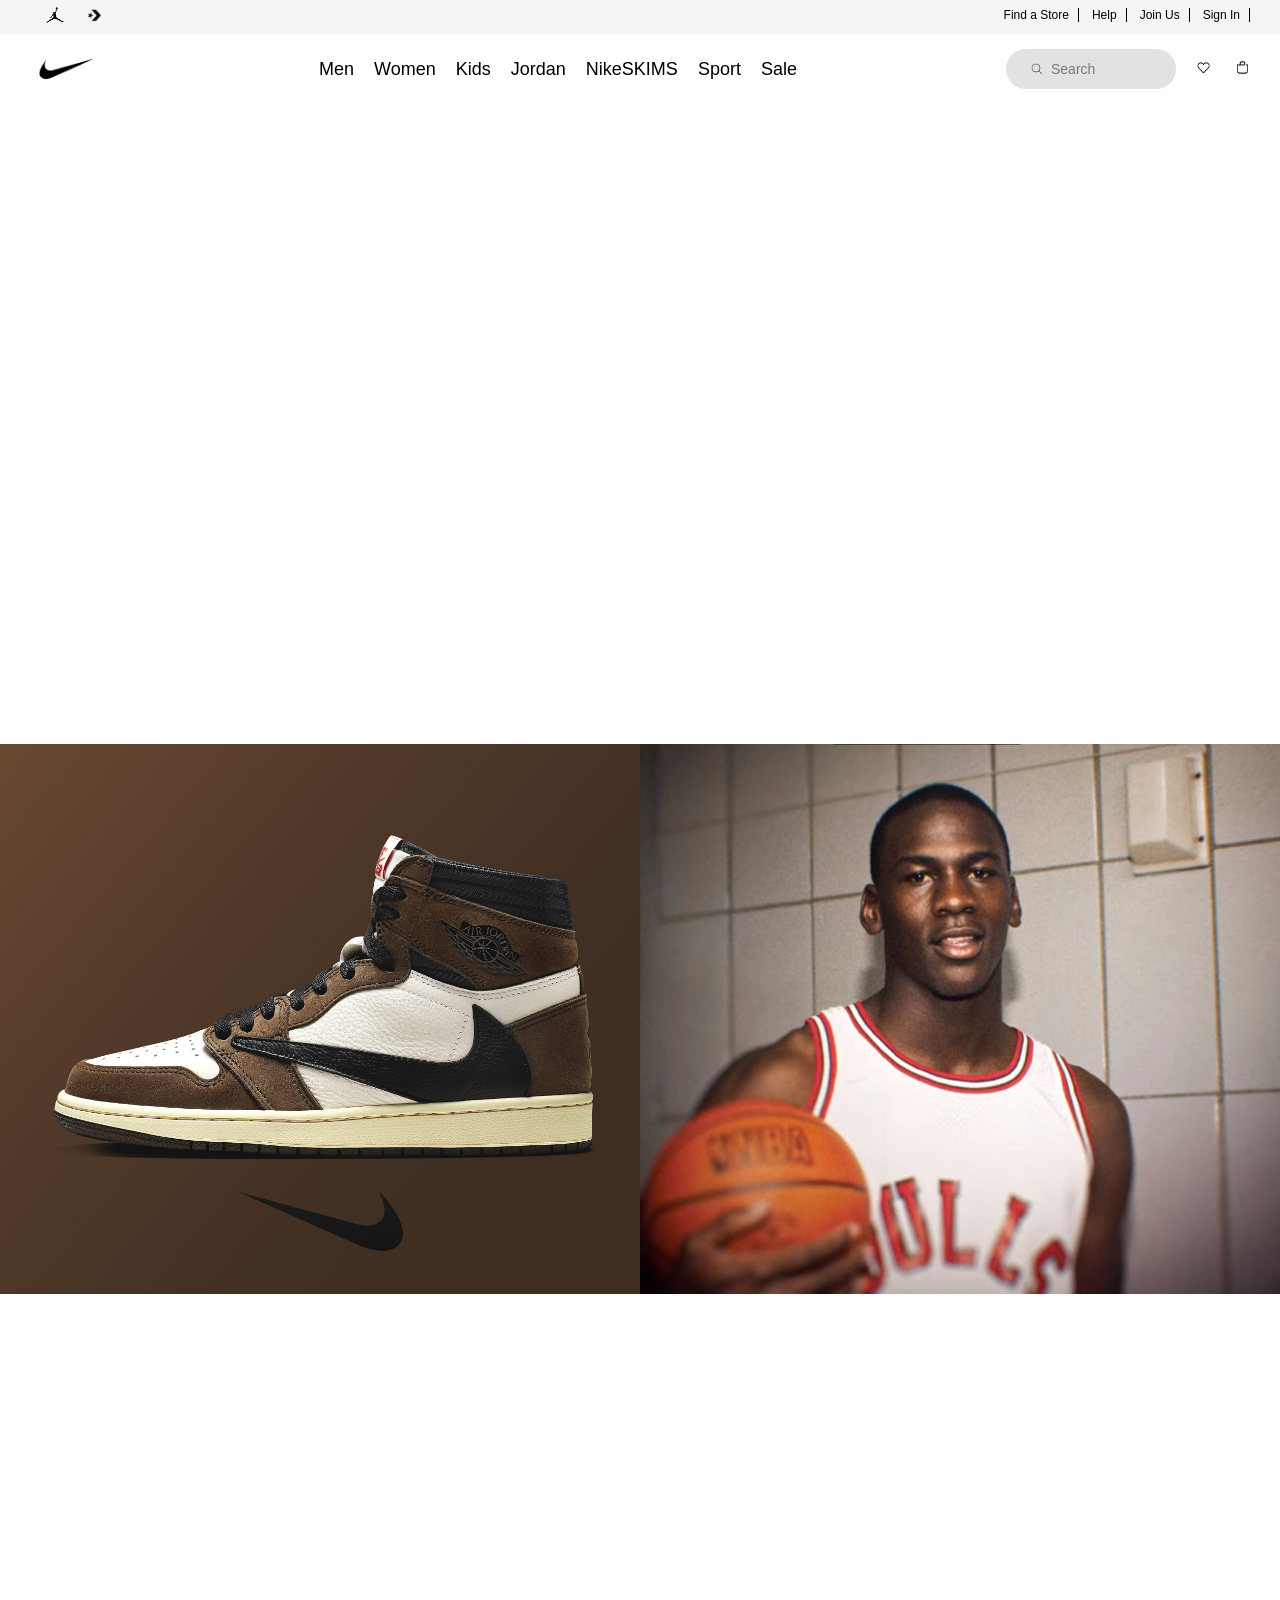
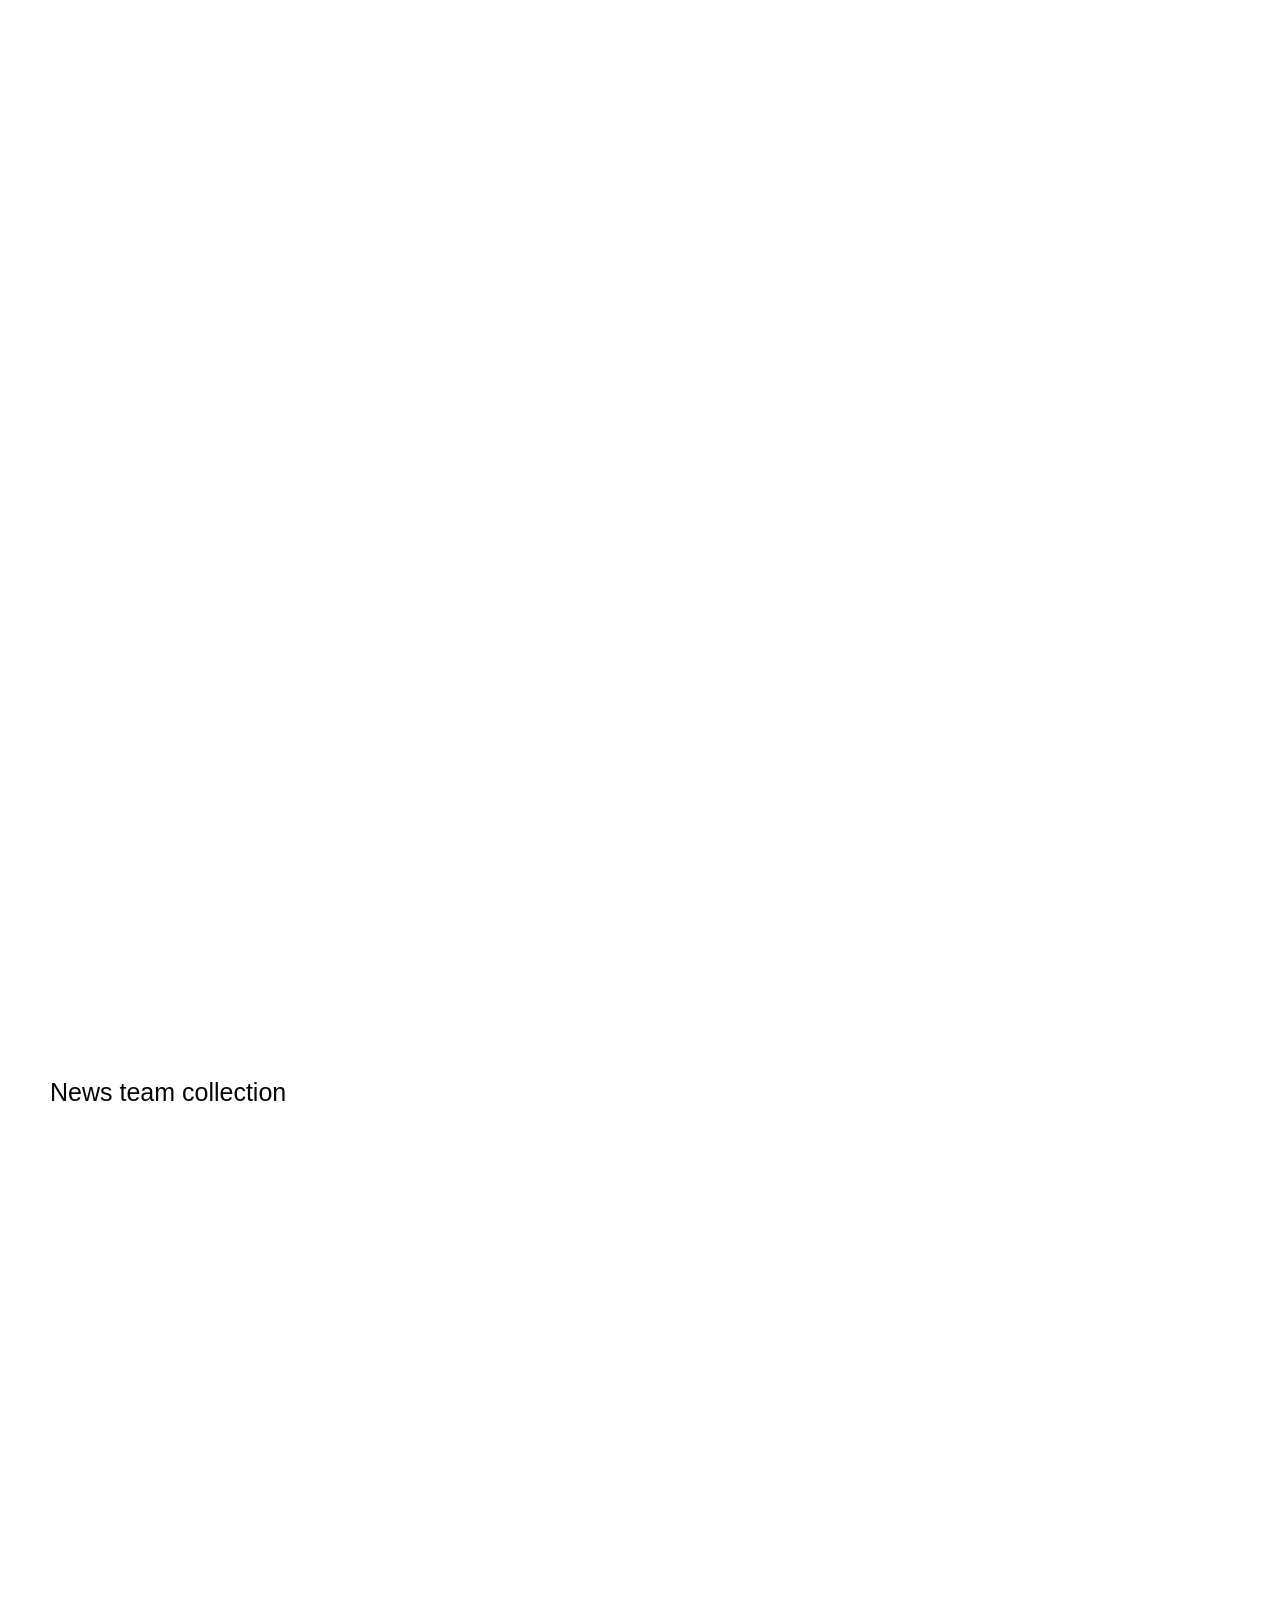
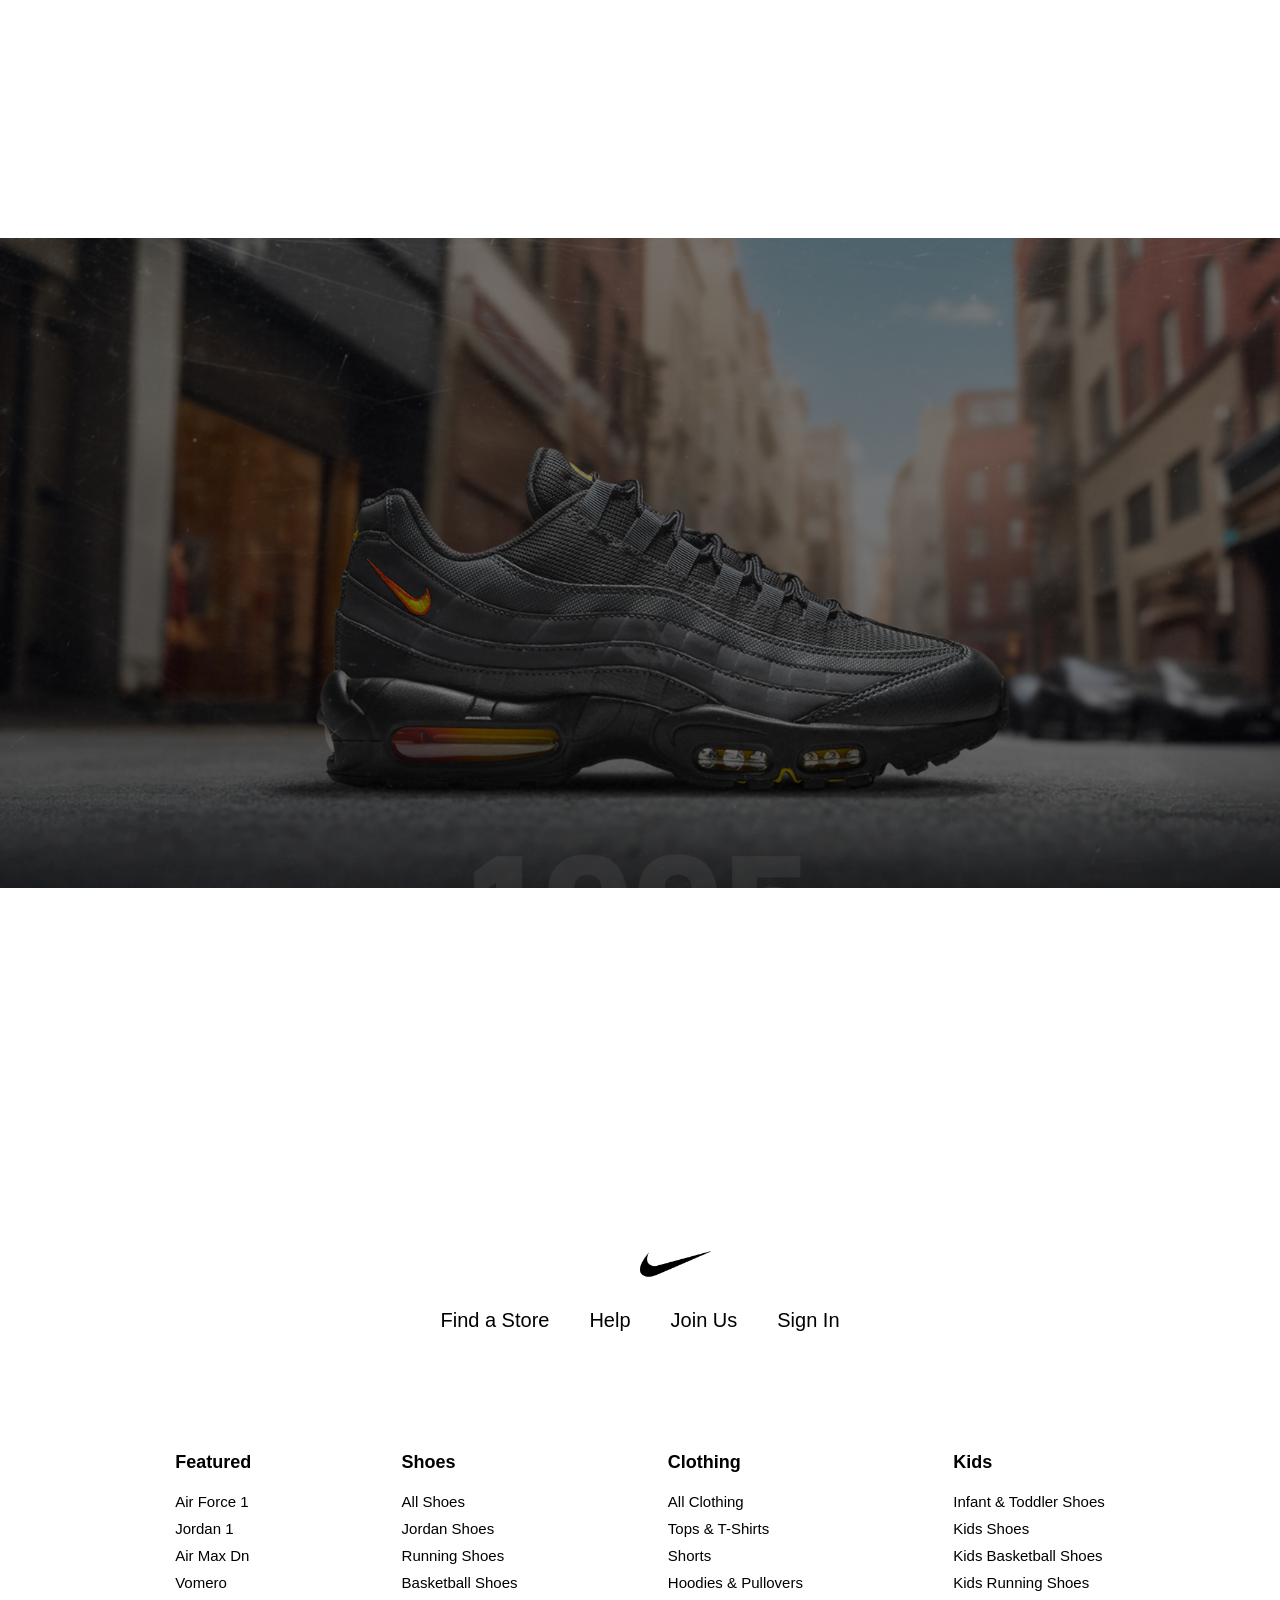
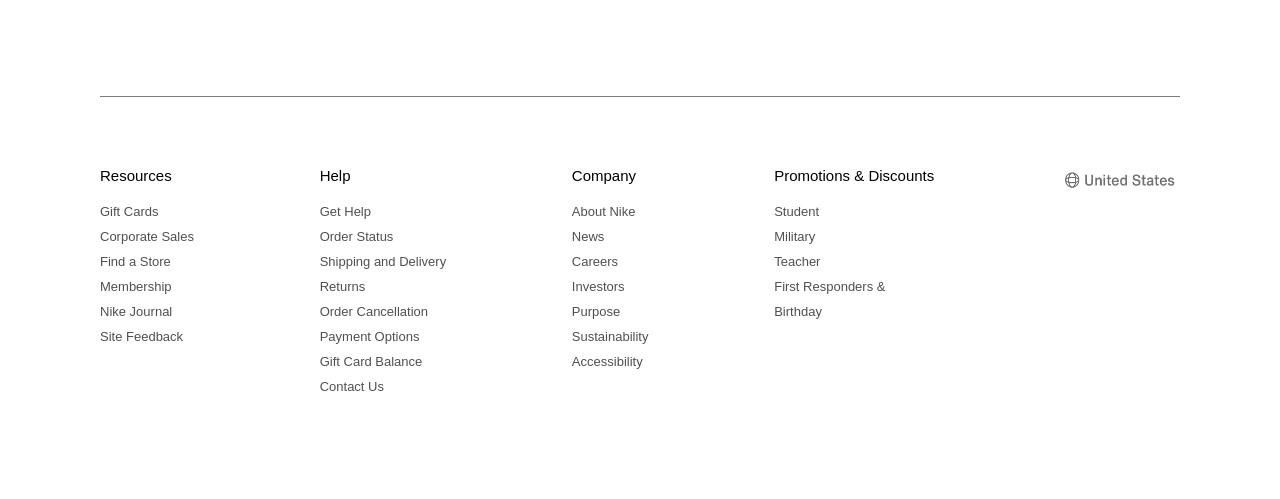
<file: index.html>
<!DOCTYPE html>
<html lang="en">

<head>
    <meta charset="UTF-8">
    <meta name="viewport" content="width=device-width, initial-scale=1.0">
    <title>Document</title>
    <link rel="stylesheet" href="./style.css">
    <link href="https://unpkg.com/aos@2.3.1/dist/aos.css" rel="stylesheet">
</head>

<body>
    <header>
        <div class="divhedG1">
            <div class="divhed2">
                <img class="imgG" src="./air-jordan-logo-png-transparent.png" alt="">
                <img class="imgG" src="./Снимок экрана 2026-05-23 в 16.04.05.png" alt="">
            </div>
            <div class="divhed3">
                <a href="">Find a Store</a>
                <a href="">Help</a>
                <a href="">Join Us</a>
                <a href="">Sign In</a>
            </div>
        </div>
        <div class="divhedG2">
            <img class="imgG2" src="./nike-4-logo.png" alt="">
            <aside>
                <a class="a1" href="./menShop.html">Men</a>
                <a class="a2" href="./womenShop.html">Women</a>
                <a class="a3" href="">Kids</a>
                <a class="a4" href="">Jordan</a>
                <a class="a5" href="">NikeSKIMS</a>
                <a class="a6" href="">Sport</a>
                <a class="a7" href="">Sale</a>
            </aside>
            <aside>
                <div class="divASIDE">
                    <img src="./free-search-icon-2903-thumb.png" alt="">
                    <input type="search" placeholder="Search">
                </div>
                <div class="divASIDE2">
                    <img class="imgs1" src="./Снимок экрана 2026-05-23 в 16.01.32.png" alt="">
                    <img class="imgs2" src="./Снимок экрана 2026-05-23 в 16.01.58.png" alt="">
                </div>
            </aside>
        </div>
    </header>

    <main>
        <section class="section1">
            <video class="sek1" autoplay loop src="./telegram-cloud-document-2-5240354842697837106.mp4"></video>
            <video muted autoplay loop class="sek2" src="./1.mp4"></video>
            <div data-aos="zoom-in"
                 data-aos-delay="1500"
                 data-aos-duration="1000" class="div1" class="div1">
                <h1>SAME WORKHORSE NEWS WINGS</h1>
                <P>Explore The Power Of Pegasus 42 With 2000M WORLD
                    Rekord
                </P>
                <a class="button" href="./menShop.html">Shop</a>
            </div>
        </section>

        <section class="section2">
            <article class="article1">
                <div data-aos="fade-right"
                     data-aos-delay="200"
                     data-aos-duration="700">
                    <h1>A'Two"Still Loading"</h1>
                    <b>Perform on Air</b>
                    <a class="button" href="./menShop.html">Shop</a>
                </div>
            </article>
            <article class="article2">
                <div data-aos="fade-right"
                     data-aos-delay="400"
                     data-aos-duration="700">
                   
                    <h1>A'Two"Still Loading"</h1>
                    <b>Perform on Air</b>
                    <a class="button" href="./womenShop.html">Shop</a>
                </div>
            </article>
        </section> 

        <section class="section3">
            <article data-aos="fade-right"
                     data-aos-delay="100"
                     data-aos-duration="300" class="article1">
                <button>Shop Footboll</button>
            </article>
            <article data-aos="fade-right"
                     data-aos-delay="300"
                     data-aos-duration="300" class="article2">
                <button>Shop Jordan Basketboll</button>
            </article>
            <article data-aos="fade-right"
                     data-aos-delay="500"
                     data-aos-duration="300" class="article3">
                <button>Shop MLB City Connect</button>
            </article>
        </section>

        <section class="section4">
            <video class="sek1" autoplay loop src="./telegram-cloud-document-2-5238103042884151942.mp4"></video>
            <video class="sek2" autoplay loop src="./telegram-cloud-document-2-5240354842697836966.mp4"></video>
            <h1 data-aos="fade-right"
                data-aos-delay="200"
                data-aos-duration="500">Explore Nike Soccer</h1>
        </section>

        <section class="section5">
            <b class="h111">News team collection</b>
            <div class="red">
                <div data-aos="fade-right"
                     data-aos-delay="300"
                     data-aos-duration="500" class="div1">
                    <h1>United State</h1>
                </div>
                <div data-aos="fade-right"
                     data-aos-delay="600"
                     data-aos-duration="500" class="div2">
                    <h1>France</h1>
                </div>
                <div data-aos="fade-right"
                     data-aos-delay="900"
                     data-aos-duration="500" class="div3">
                    <h1>Brasil</h1>
                </div>
                <div data-aos="fade-right"
                     data-aos-delay="1200"
                     data-aos-duration="500" class="div4">
                    <h1>England</h1>
                </div>
                <div data-aos="fade-right"
                     data-aos-delay="1500"
                     data-aos-duration="500" class="div5">
                    <h1>Korea</h1>
                </div>
            </div>
        </section>

        <section class="section6">
            <article data-aos="fade-right"
                     data-aos-delay="300"
                     data-aos-duration="500">
                <b>The Waitis over</b>
                <p>Air Jordan 4' Toro Bravo Return on 5.30</p>
                <a class="button" href="">Explore</a>
            </article>
        </section>

        <section class="section7">
            <div class="div1">
                <div  data-aos="zoom-in"
                      data-aos-delay="150"
                      data-aos-duration="500" class="div1">
                    <img src="./Снимок экрана 2026-05-27 в 20.36.48.png" alt="">
                    <h1>Air Jordan 1</h1>
                </div>
                <div  data-aos="zoom-in"
                      data-aos-delay="300"
                      data-aos-duration="500">
                    <img src="./Снимок экрана 2026-05-27 в 20.40.24.png" alt="">
                    <h1>Air Max</h1>
                </div>
                <div  data-aos="zoom-in"
                      data-aos-delay="450"
                      data-aos-duration="500" class="div3">
                    <img class="img3" src="./Снимок экрана 2026-05-27 в 20.08.16.png" alt="">
                    <h1>Graphic Tees</h1>
                </div>
                <div  data-aos="zoom-in"
                      data-aos-delay="600"
                      data-aos-duration="500">
                    <img src="./Снимок экрана 2026-05-27 в 20.25.26.png" alt="">
                    <h1>Dunk</h1>
                </div>
                <div  data-aos="zoom-in"
                      data-aos-delay="750"
                      data-aos-duration="500" class="div5">
                    <img src="./Снимок экрана 2026-05-27 в 21.37.51.png" alt="">
                    <h1>24.7 Collection</h1>
                </div>
                <div  data-aos="zoom-in"
                      data-aos-delay="900"
                      data-aos-duration="500" class="div6">
                    <img class="img6" src="./Снимок экрана 2026-05-27 в 20.08.24.png" alt="">
                    <h1>Vomero 5</h1>
                </div>
                <div  data-aos="zoom-in"
                      data-aos-delay="1050"
                      data-aos-duration="500">
                    <img src="./Снимок экрана 2026-05-27 в 20.06.38.png" alt="">
                    <h1>Rejuven8</h1>
                </div>
                <div  data-aos="zoom-in"
                      data-aos-delay="1200"
                      data-aos-duration="500" class="div8">
                    <img src="./Снимок экрана 2026-05-27 в 20.06.48.png" alt="">
                    <h1>Air Force 1</h1>
                </div>
            </div>
            <div class="div2">
                <div data-aos="zoom-in"
                      data-aos-delay="1350"
                      data-aos-duration="500" class="div1">
                    <img src="./Снимок экрана 2026-05-27 в 21.38.08.png" alt="">
                    <h1>Air Jordan 1</h1>
                </div>
                <div data-aos="zoom-in"
                      data-aos-delay="1500"
                      data-aos-duration="500" class="div2">
                    <img src="./Снимок экрана 2026-05-27 в 21.37.51.png" alt="">
                    <h1>Air Max</h1>
                </div>
                <div data-aos="zoom-in"
                      data-aos-delay="1650"
                      data-aos-duration="500" class="div3" class="div3">
                    <img class="img3" src="./Снимок экрана 2026-05-27 в 21.38.17.png" alt="">
                    <h1>Graphic Tees</h1>
                </div>
                <div data-aos="zoom-in"
                      data-aos-delay="1800"
                      data-aos-duration="500" class="div4">
                    <img src="./Снимок экрана 2026-05-27 в 21.38.30.png" alt="">
                    <h1>Dunk</h1>
                </div>
                <div data-aos="zoom-in"
                      data-aos-delay="1950"
                      data-aos-duration="500" class="div5">
                    <img src="./Снимок экрана 2026-06-02 в 13.08.08.png" alt="">
                    <h1>24.7 Collection</h1>
                </div>
                <div data-aos="zoom-in"
                      data-aos-delay="2100"
                      data-aos-duration="500" class="div6">
                    <img class="img6" src="./Снимок экрана 2026-05-27 в 21.52.55.png" alt="">
                    <h1>Vomero 5</h1>
                </div>
                <div data-aos="zoom-in"
                      data-aos-delay="2250"
                      data-aos-duration="500" class="div7">
                    <img src="./Снимок экрана 2026-05-27 в 21.53.06.png" alt="">
                    <h1>Rejuven8</h1>
                </div>
                <div data-aos="zoom-in"
                     data-aos-delay="2400"
                      data-aos-duration="500" class="div8">
                    <img src="./Снимок экрана 2026-05-27 в 21.38.00.png" alt="">
                    <h1>Air Force 1</h1>
                </div>
            </div>
        </section>

        <section class="section8">
            <img src="./nike-4-logo.png" alt="">
            <div>
                <a href="">Find a Store</a>
                <a href="">Help</a>
                <a href="">Join Us</a>
                <a href="">Sign In</a>
            </div>
        </section>
    </main>


    <footer>
        <div class="divf">
            <div class="divf1">
                <b>Featured</b>
                <a href="">Air Force 1</a>
                <a href="">Jordan 1</a>
                <a href="">Air Max Dn</a>
                <a href="">Vomero</a>
            </div>

            <div class="divf1">
                <b>Shoes</b>
                <a href="">All Shoes</a>
                <a href="">Jordan Shoes</a>
                <a href="">Running Shoes</a>
                <a href="">Basketball Shoes</a>
            </div>

            <div class="divf1">
                <b>Clothing</b>
                <a href="">All Clothing</a>
                <a href="">Tops & T-Shirts</a>
                <a href="">Shorts</a>
                <a href="">Hoodies & Pullovers</a>
            </div>

            <div class="divf1">
                <b>Kids</b>
                <a href="">Infant & Toddler Shoes</a>
                <a href="">Kids Shoes</a>
                <a href="">Kids Basketball Shoes</a>
                <a href="">Kids Running Shoes</a>
            </div>
        </div>

        <div class="divf2">
            <div class="divf11">
                <b>Resources</b>
                <a href="">Gift Cards</a>
                <a href="">Corporate Sales</a>
                <a href="">Find a Store</a>
                <a href="">Membership</a>
                <a href="">Nike Journal</a>
                <a href="">Site Feedback</a>
            </div>

            <div class="divf1">
                <b>Help</b>
                <a href="">Get Help</a>
                <a href="">Order Status</a>
                <a href="">Shipping and Delivery</a>
                <a href="">Returns</a>
                <a href="">Order Cancellation</a>
                <a href="">Payment Options</a>
                <a href="">Gift Card Balance</a>
                <a href="">Contact Us</a>
            </div>

            <div class="divf1">
                <b>Company</b>
                <a href="">About Nike</a>
                <a href="">News</a>
                <a href="">Careers</a>
                <a href="">Investors</a>
                <a href="">Purpose</a>
                <a href="">Sustainability</a>
                <a href="">Accessibility</a>
            </div>

            <div class="divf1">
                <b>Promotions & Discounts</b>
                <a href="">Student</a>
                <a href="">Military</a>
                <a href="">Teacher</a>
                <a href="">First Responders &</a>
                <a href="">Birthday</a>
            </div>
            <img src="./Снимок экрана 2026-05-28 в 18.46.33.png" alt="">
        </div>


    </footer>
    <script src="https://unpkg.com/aos@2.3.1/dist/aos.js"></script>
    <script>
        AOS.init();
    </script>
</body>

</html>
</file>
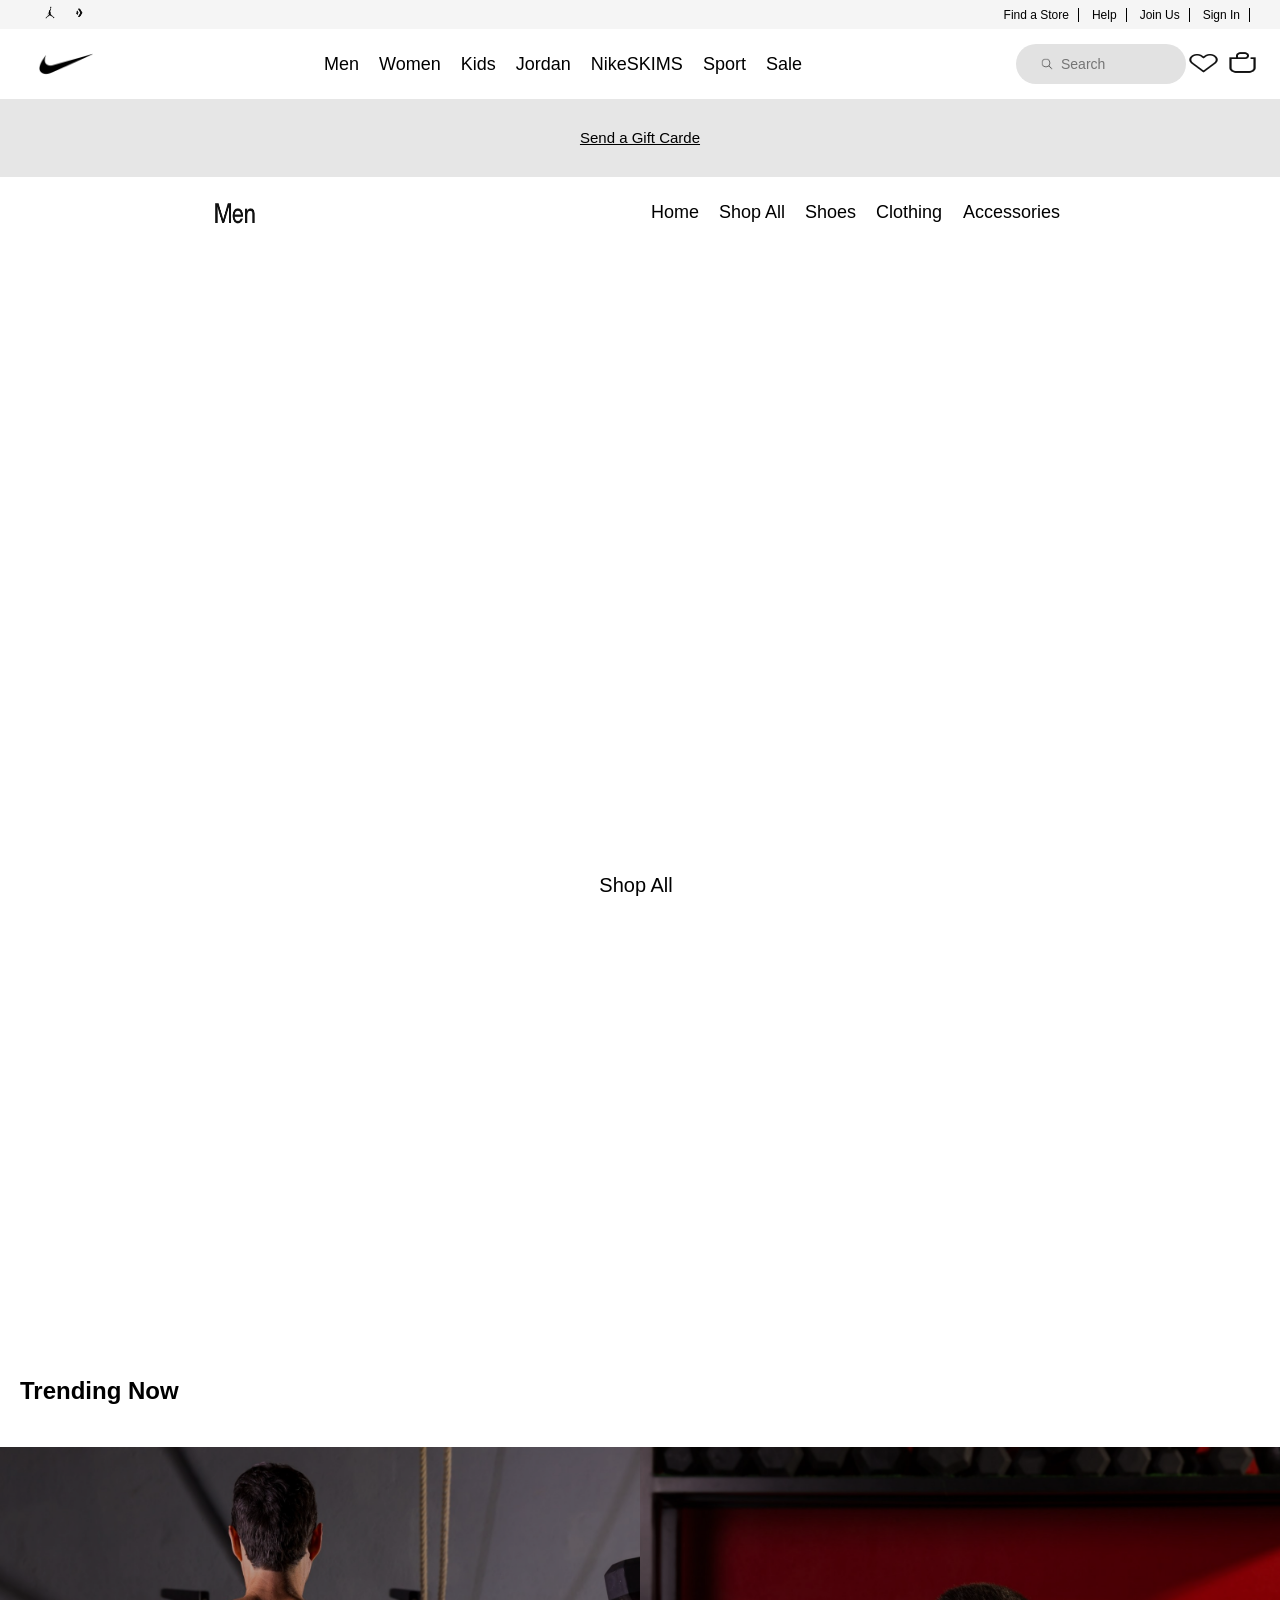
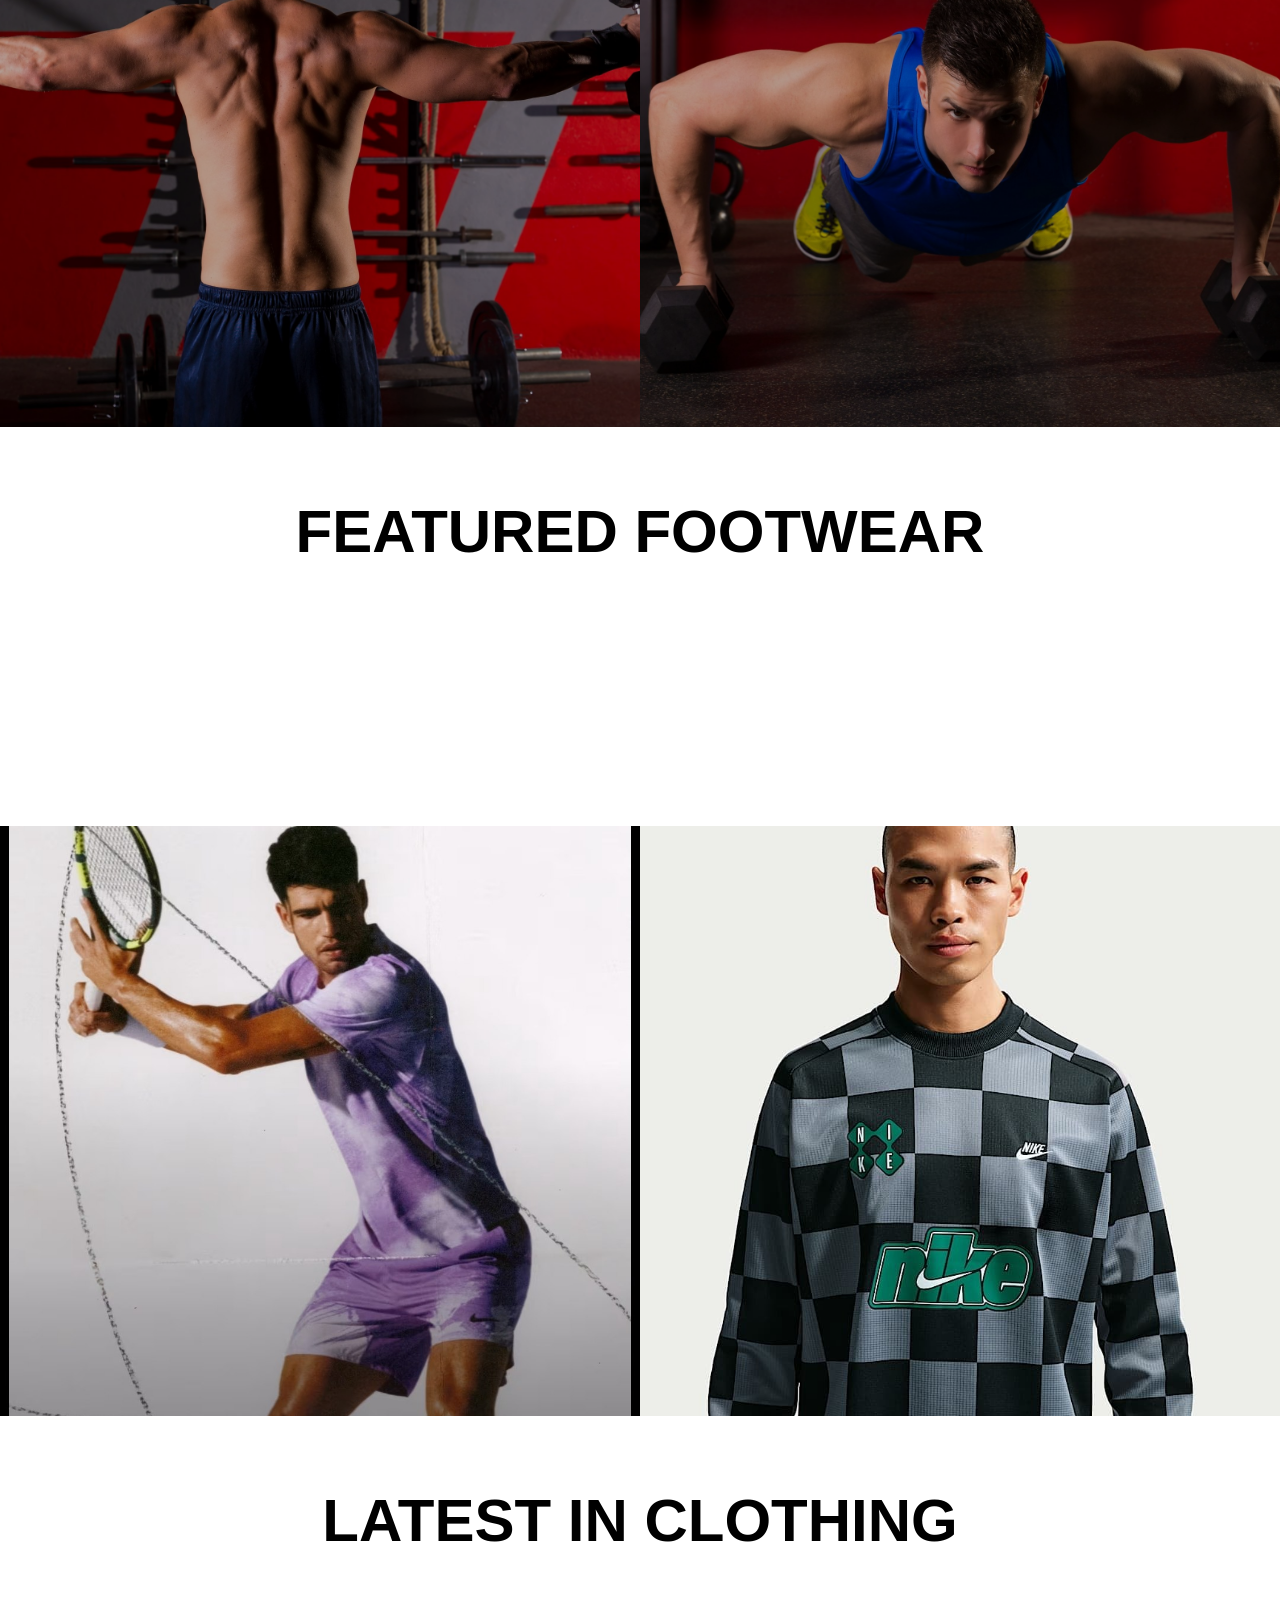
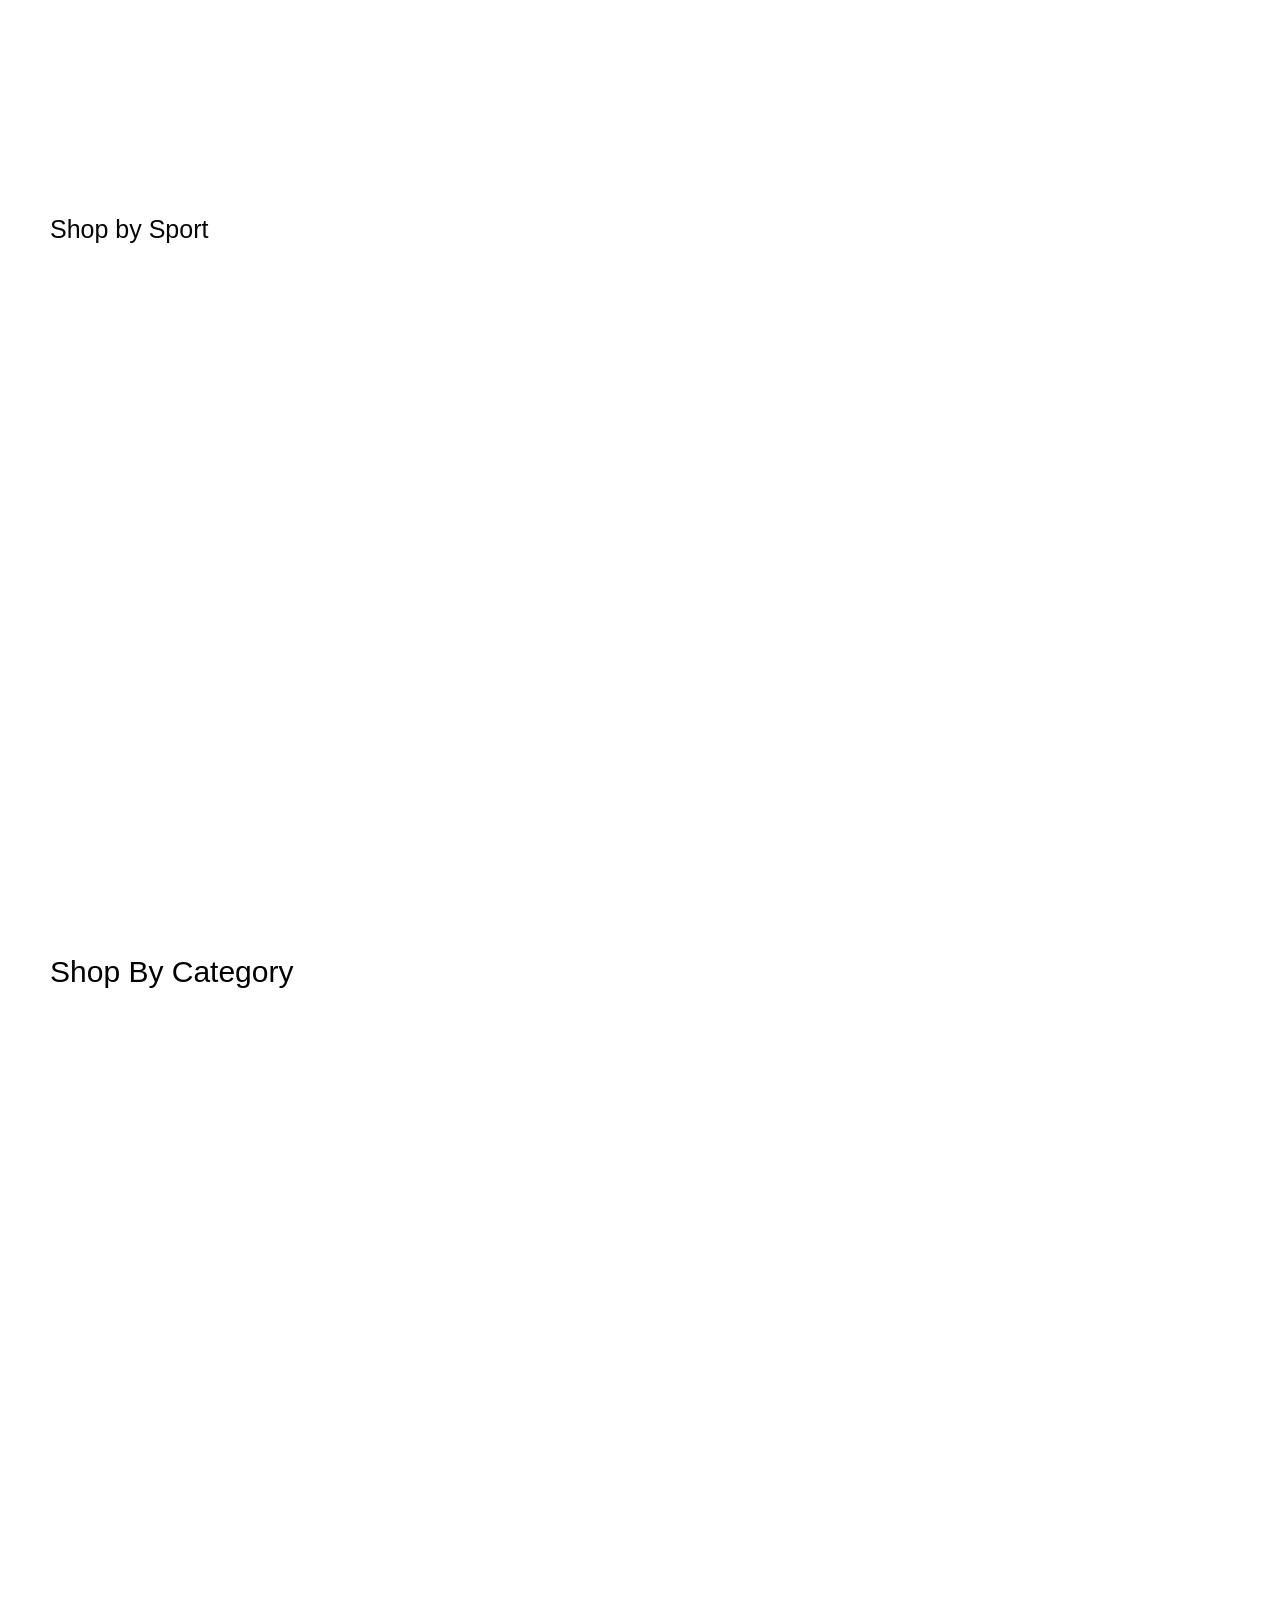
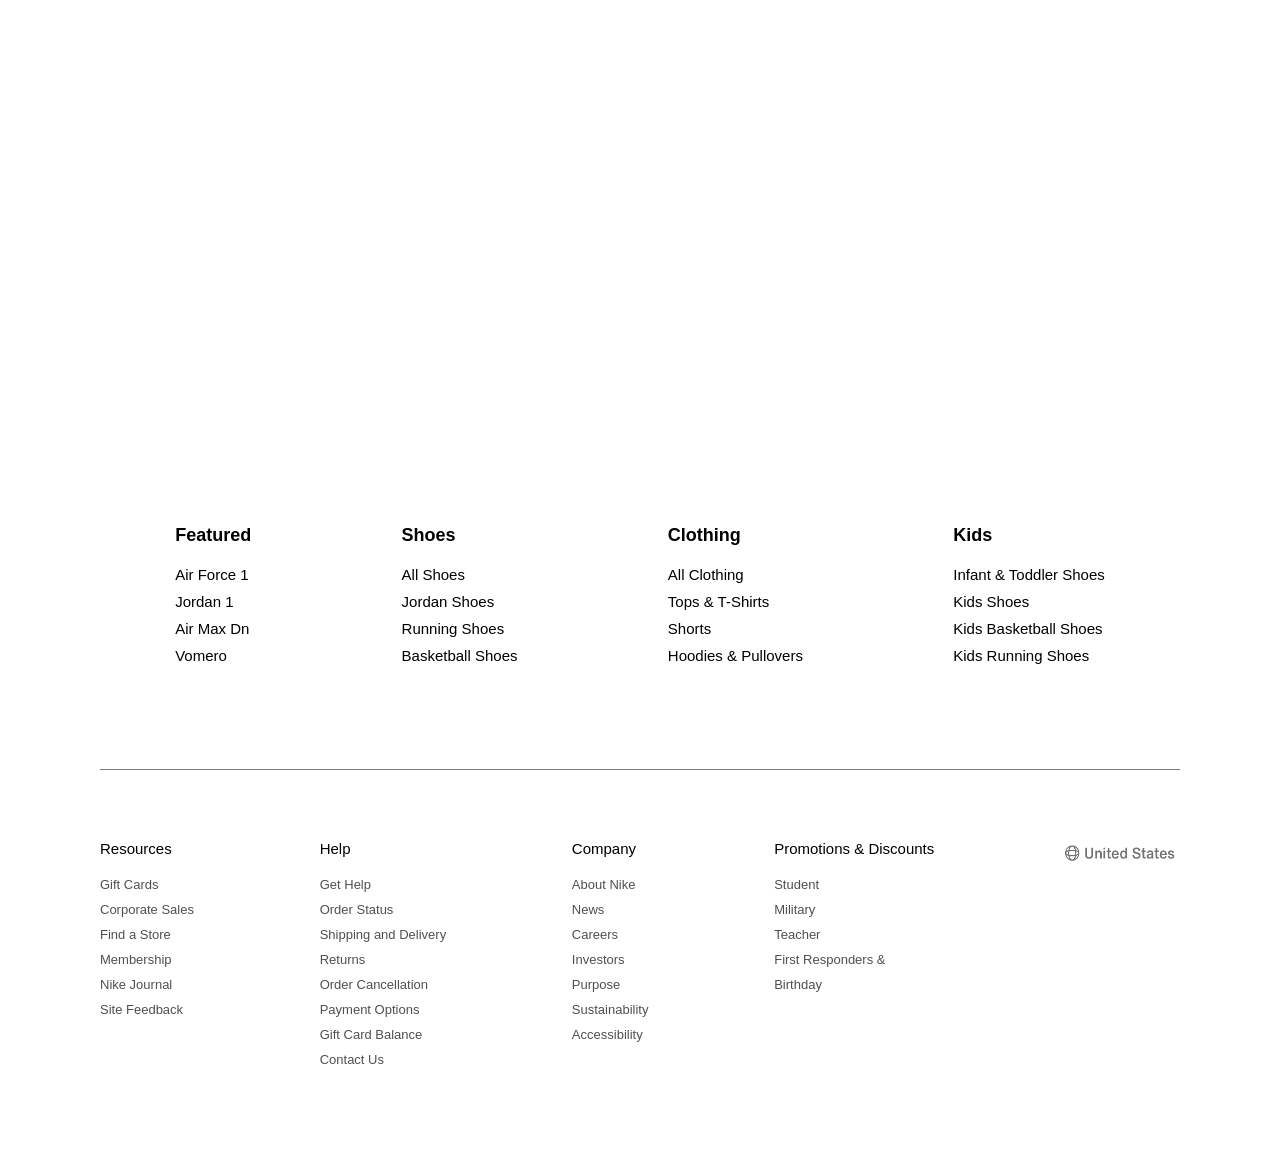
<file: menShop.html>
<!DOCTYPE html>
<html lang="en">

<head>
    <meta charset="UTF-8">
    <meta name="viewport" content="width=device-width, initial-scale=1.0">
    <title>Document</title>
    <link rel="stylesheet" href="./menShop.css">
    <link href="https://unpkg.com/aos@2.3.1/dist/aos.css" rel="stylesheet">
</head>

<body>
    <header class="header2">
        <div class="divhedG1">
            <div class="divhed2">
                <img class="imgG" src="./air-jordan-logo-png-transparent.png" alt="">
                <img class="imgG" src="./Снимок экрана 2026-05-23 в 16.04.05.png" alt="">
            </div>
            <div class="divhed3">
                <a href="">Find a Store</a>
                <a href="">Help</a>
                <a href="">Join Us</a>
                <a href="">Sign In</a>
            </div>
        </div>
        <div class="divhedG2">
            <img class="imgG2" src="./nike-4-logo.png" alt="">
            <aside>
                <a class="a1" href="">Men</a>
                <a class="a2" href="./womenShop.html">Women</a>
                <a class="a3" href="">Kids</a>
                <a class="a4" href="">Jordan</a>
                <a class="a5" href="">NikeSKIMS</a>
                <a class="a6" href="">Sport</a>
                <a class="a7" href="">Sale</a>
            </aside>
            <aside>
                <div class="divASIDE">
                    <img src="./free-search-icon-2903-thumb.png" alt="">
                    <input type="search" placeholder="Search">
                </div>
                <div class="divASIDE2">
                    <img class="imgs1" src="./Снимок экрана 2026-05-23 в 16.01.32.png" alt="">
                    <img class="imgs2" src="./Снимок экрана 2026-05-23 в 16.01.58.png" alt="">
                </div>
            </aside>
        </div>
        <div class="divhedG11">
            <div class="divhed33">
                <a href="">Send a Gift Carde</a>
            </div>
        </div>
        <div class="divhedG22">
            <img class="imgG22" src="./Снимок экрана 2026-05-27 в 18.18.21.png" alt="">
            <aside>
                <a class="a1" href="./index.html">Home</a>
                <a class="a2" href="">Shop All</a>
                <a class="a3" href="">Shoes</a>
                <a class="a4" href="">Clothing</a>
                <a class="a5" href="">Accessories</a>
            </aside>
        </div>
    </header>

    <section class="section11">
        <video class="sek1" autoplay loop src="./telegram-cloud-document-2-5242701698727712021.mp4"></video>
        <video muted autoplay loop class="sek2" src="./telegram-cloud-document-2-5242701698727712026.mp4"></video>
        <div data-aos="zoom-in"
             data-aos-delay="1500"
             data-aos-duration="1000" class="div11">
            <h1>SAME WORKHORSE NEWS WINGS</h1>
            <P>Explore The Power Of Pegasus 42 With 2000M WORLD
                Rekord
            </P>
            <a class="button2" href="./index.html">Shop All</a>
        </div>
    </section>

    <section class="section55">
        <div class="redd">
            <div data-aos="fade-right"
                 data-aos-delay="500"
                 data-aos-duration="500" class="div11">
                <h1>News Arrivals</h1>
            </div>
            <div data-aos="fade-right"
                 data-aos-delay="750"
                 data-aos-duration="500" class="div44">
                <h1>Best Sellers</h1>
            </div>
            <div data-aos="fade-right"
                 data-aos-delay="1000"
                 data-aos-duration="500" class="div55">
                <h1>Latest Drops</h1>
            </div>
        </div>
    </section>

    <section class="section22">
        <h1>Trending Now</h1>
        <article class="article1">
            <div data-aos="zoom-in"
                 data-aos-delay="300"
                 data-aos-duration="1000">
                <h1>A'Two"Still Loading"</h1>
                <b>Perform on Air</b>
                <a class="button" href="./index.html">Shop</a>
            </div>
        </article>
        <article class="article2">
            <div data-aos="zoom-in"
                 data-aos-delay="600"
                 data-aos-duration="1000">
                <h1>A'Two"Still Loading"</h1>
                <b>Perform on Air</b>
                <a class="button" href="./womenShop.html">Shop</a>
            </div>
        </article>
    </section>

    <section class="section77">
        <b>FEATURED FOOTWEAR</b>
        <div class="divkros">
            <div data-aos="zoom-in"
                 data-aos-delay="150"
                 data-aos-duration="1000" class="div1">
                <img src="./Снимок экрана 2026-05-27 в 21.52.55.png" alt="">
                <h1>All Shoes</h1>
            </div>
            <div data-aos="zoom-in"
                 data-aos-delay="300"
                 data-aos-duration="1000" class="div2">
                <img src="./Снимок экрана 2026-05-28 в 19.24.17.png" alt="">
                <h1>Basketball</h1>
            </div>
            <div data-aos="zoom-in"
                 data-aos-delay="450"
                 data-aos-duration="1000" class="div3">
                <img src="./Снимок экрана 2026-05-28 в 19.24.30.png" alt="">
                <h1>Jordan</h1>
            </div>
            <div data-aos="zoom-in"
                 data-aos-delay="600"
                 data-aos-duration="1000" class="div4">
                <img src="./Снимок экрана 2026-05-27 в 20.40.24.png" alt="">
                <h1>Lifestyle</h1>
            </div>
            <div data-aos="zoom-in"
                 data-aos-delay="750"
                 data-aos-duration="1000" class="div5">
                <img src="./Снимок экрана 2026-05-28 в 19.24.43.png" alt="">
                <h1>Running</h1>
            </div>
            <div data-aos="zoom-in"
                 data-aos-delay="900"
                 data-aos-duration="1000" class="div6">
                <img src="./Снимок экрана 2026-05-28 в 19.24.51.png" alt="">
                <h1>Soccer</h1>
            </div>
            <div data-aos="zoom-in"
                 data-aos-delay="1050"
                 data-aos-duration="1000" class="div7">
                <img src="Снимок экрана 2026-05-27 в 20.25.26.png" alt="">
                <h1>ACG</h1>
            </div>
            <div data-aos="zoom-in"
                 data-aos-delay="1200"
                 data-aos-duration="1000" class="div8">
                <img src="Снимок экрана 2026-05-27 в 21.37.51.png" alt="">
                <h1>Custom Shoes</h1>
            </div>
        </div>
    </section>

    <section class="section33">
        <article class="article1">
            <div data-aos="zoom-in"
                 data-aos-delay="300"
                 data-aos-duration="1000" >
                <h1>A'Two"Still Loading"</h1>
                <b>Perform on Air</b>
                <a class="button" href="">Shop</a>
            </div>
        </article>
        <article class="article2">
            <div data-aos="zoom-in"
                 data-aos-delay="300"
                 data-aos-duration="1000" >
                <h1>A'Two"Still Loading"</h1>
                <b>Perform on Air</b>
                <a class="button" href="">Shop</a>
            </div>
        </article>
    </section>


    <section class="section77">
        <b>LATEST IN CLOTHING</b>
        <div class="divkros">
            <div data-aos="zoom-in"
                 data-aos-delay="150"
                 data-aos-duration="1000" class="div1">
                <img class="imgo" src="Снимок экрана 2026-05-28 в 21.38.00.png" alt="">
                <h1>All Clothing</h1>
            </div>
            <div data-aos="zoom-in"
                 data-aos-delay="300"
                 data-aos-duration="1000" class="div2">
                <img class="imgo" src="./Снимок экрана 2026-05-28 в 21.38.09.png" alt="">
                <h1> & Sweatshirts</h1>
            </div>
            <div data-aos="zoom-in"
                 data-aos-delay="450"
                 data-aos-duration="1000" class="div3">
                <img class="imgo" src="./Снимок экрана 2026-05-28 в 21.38.14.png" alt="">
                <h1>Jackets & Vests</h1>
            </div>
            <div data-aos="zoom-in"
                 data-aos-delay="600"
                 data-aos-duration="1000" class="div4">
                <img class="imgo" src="./Снимок экрана 2026-05-28 в 21.38.23.png" alt="">
                <h1>ACG</h1>
            </div>
            <div data-aos="zoom-in"
                 data-aos-delay="750"
                 data-aos-duration="1000" class="div5">
                <img class="imgo" src="./Снимок экрана 2026-05-28 в 21.38.31.png" alt="">
                <h1>Pants</h1>
            </div>
            <div data-aos="zoom-in"
                 data-aos-delay="900"
                 data-aos-duration="1000" class="div6">
                <img class="imgo" src="./Снимок экрана 2026-05-28 в 21.38.36.png" alt="">
                <h1>Shorts</h1>
            </div>
            <div data-aos="zoom-in"
                 data-aos-delay="1050"
                 data-aos-duration="1000" class="div7">
                <img class="imgo" src="Снимок экрана 2026-05-28 в 21.38.51.png" alt="">
                <h1>Tops & Graphic Tees</h1>
            </div>
            <div data-aos="zoom-in"
                 data-aos-delay="1200"
                 data-aos-duration="1000" class="div8">
                <img class="imgo" src="./Снимок экрана 2026-05-28 в 21.38.58.png" alt="">
                <h1>Fan Gear</h1>
            </div>
        </div>
    </section>


     <section class="section5">
            <b class="h111">Shop by Sport</b>
            <div class="red">
                <div data-aos="fade-right"
                     data-aos-delay="200"
                     data-aos-duration="500" class="div1">
                   <a href="">Shop Soccer</a>
                </div>
                <div data-aos="fade-right"
                     data-aos-delay="400"
                     data-aos-duration="500" class="div2">
                    <a href="">Shop Basketball</a>
                </div>
                <div data-aos="fade-right"
                     data-aos-delay="600"
                     data-aos-duration="500" class="div3">
                    <a href="">Shop running</a>
                </div>
                <div data-aos="fade-right"
                     data-aos-delay="800"
                     data-aos-duration="500" class="div4">
                    <a href="">Shop Baseball</a>
                </div>
                <div data-aos="fade-right"
                     data-aos-delay="1000"
                     data-aos-duration="500" class="div5">
                    <a href="">Shop Golf</a>
                </div>
                <div data-aos="fade-right"
                     data-aos-delay="1200"
                     data-aos-duration="500" class="div6">
                    <a href="">Shop Swim</a>
                </div>
            </div>
        </section>

    <section class="section33k">
        <h1>Shop By Category</h1>

        <article data-aos="zoom-in"
                 data-aos-delay="300"
                 data-aos-duration="200" class="article1">

                <a data-aos="zoom-in"
                 data-aos-delay="200"
                 data-aos-duration="500" href="">Clothing</a>
        </article>

        <div class="article2">

            <article data-aos="fade-right"
                     data-aos-delay="200"
                     data-aos-duration="200" class="shoes">

                <a  data-aos="fade-right"
                    data-aos-delay="200"
                    data-aos-duration="500" href="">Shoes</a>
            </article>

            <article data-aos="fade-right"
                     data-aos-delay="200"
                     data-aos-duration="200" class="articler">

                <a data-aos="fade-right"
                    data-aos-delay="200"
                    data-aos-duration="500" href="">accessories</a>
            </article>

        </div>

    </section>

    <footer>
        <div class="divf">
            <div class="divf1">
                <b>Featured</b>
                <a href="">Air Force 1</a>
                <a href="">Jordan 1</a>
                <a href="">Air Max Dn</a>
                <a href="">Vomero</a>
            </div>

            <div class="divf1">
                <b>Shoes</b>
                <a href="">All Shoes</a>
                <a href="">Jordan Shoes</a>
                <a href="">Running Shoes</a>
                <a href="">Basketball Shoes</a>
            </div>

            <div class="divf1">
                <b>Clothing</b>
                <a href="">All Clothing</a>
                <a href="">Tops & T-Shirts</a>
                <a href="">Shorts</a>
                <a href="">Hoodies & Pullovers</a>
            </div>

            <div class="divf1">
                <b>Kids</b>
                <a href="">Infant & Toddler Shoes</a>
                <a href="">Kids Shoes</a>
                <a href="">Kids Basketball Shoes</a>
                <a href="">Kids Running Shoes</a>
            </div>
        </div>

        <div class="divf2">
            <div class="divf11">
                <b>Resources</b>
                <a href="">Gift Cards</a>
                <a href="">Corporate Sales</a>
                <a href="">Find a Store</a>
                <a href="">Membership</a>
                <a href="">Nike Journal</a>
                <a href="">Site Feedback</a>
            </div>

            <div class="divf1">
                <b>Help</b>
                <a href="">Get Help</a>
                <a href="">Order Status</a>
                <a href="">Shipping and Delivery</a>
                <a href="">Returns</a>
                <a href="">Order Cancellation</a>
                <a href="">Payment Options</a>
                <a href="">Gift Card Balance</a>
                <a href="">Contact Us</a>
            </div>

            <div class="divf1">
                <b>Company</b>
                <a href="">About Nike</a>
                <a href="">News</a>
                <a href="">Careers</a>
                <a href="">Investors</a>
                <a href="">Purpose</a>
                <a href="">Sustainability</a>
                <a href="">Accessibility</a>
            </div>

            <div class="divf1">
                <b>Promotions & Discounts</b>
                <a href="">Student</a>
                <a href="">Military</a>
                <a href="">Teacher</a>
                <a href="">First Responders &</a>
                <a href="">Birthday</a>
            </div>
            <img src="./Снимок экрана 2026-05-28 в 18.46.33.png" alt="">
        </div>

    </footer>
    <script src="https://unpkg.com/aos@2.3.1/dist/aos.js"></script>
    <script>
        AOS.init();
    </script>
</body>

</html>
</file>
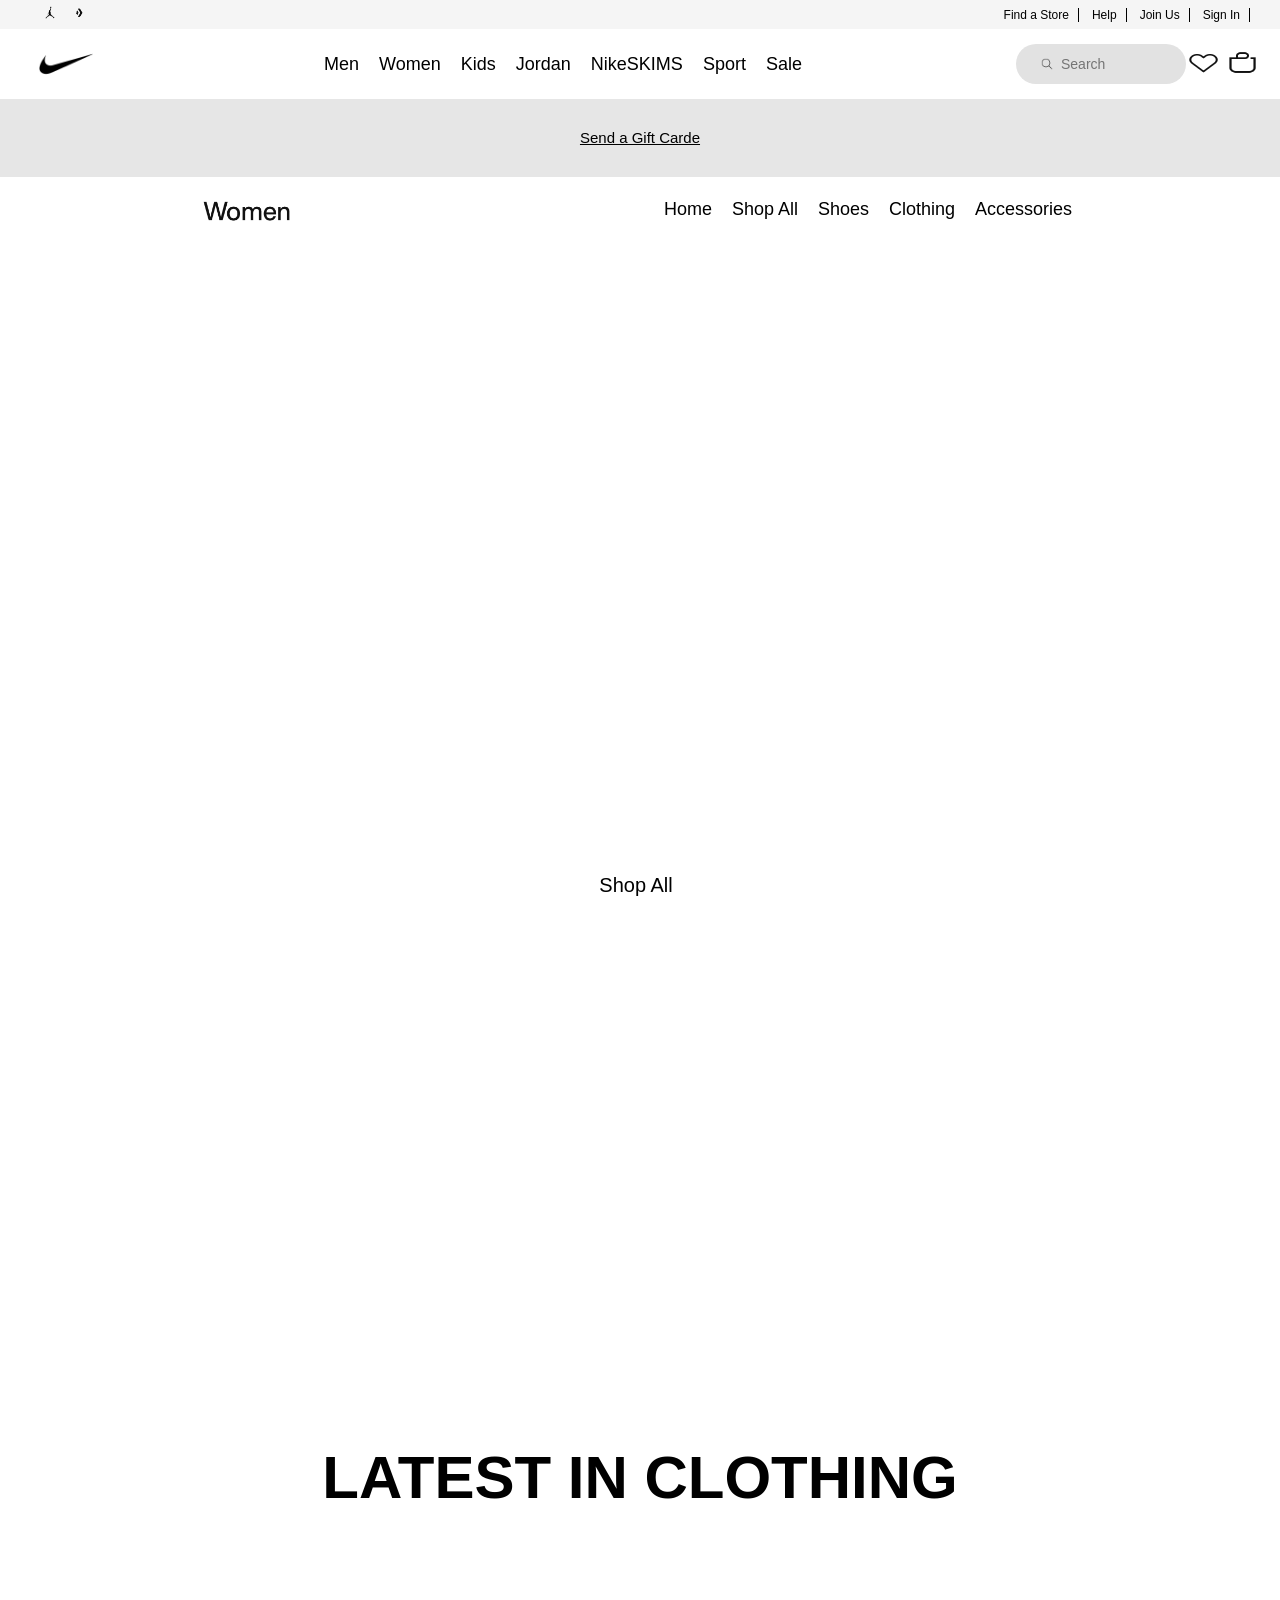
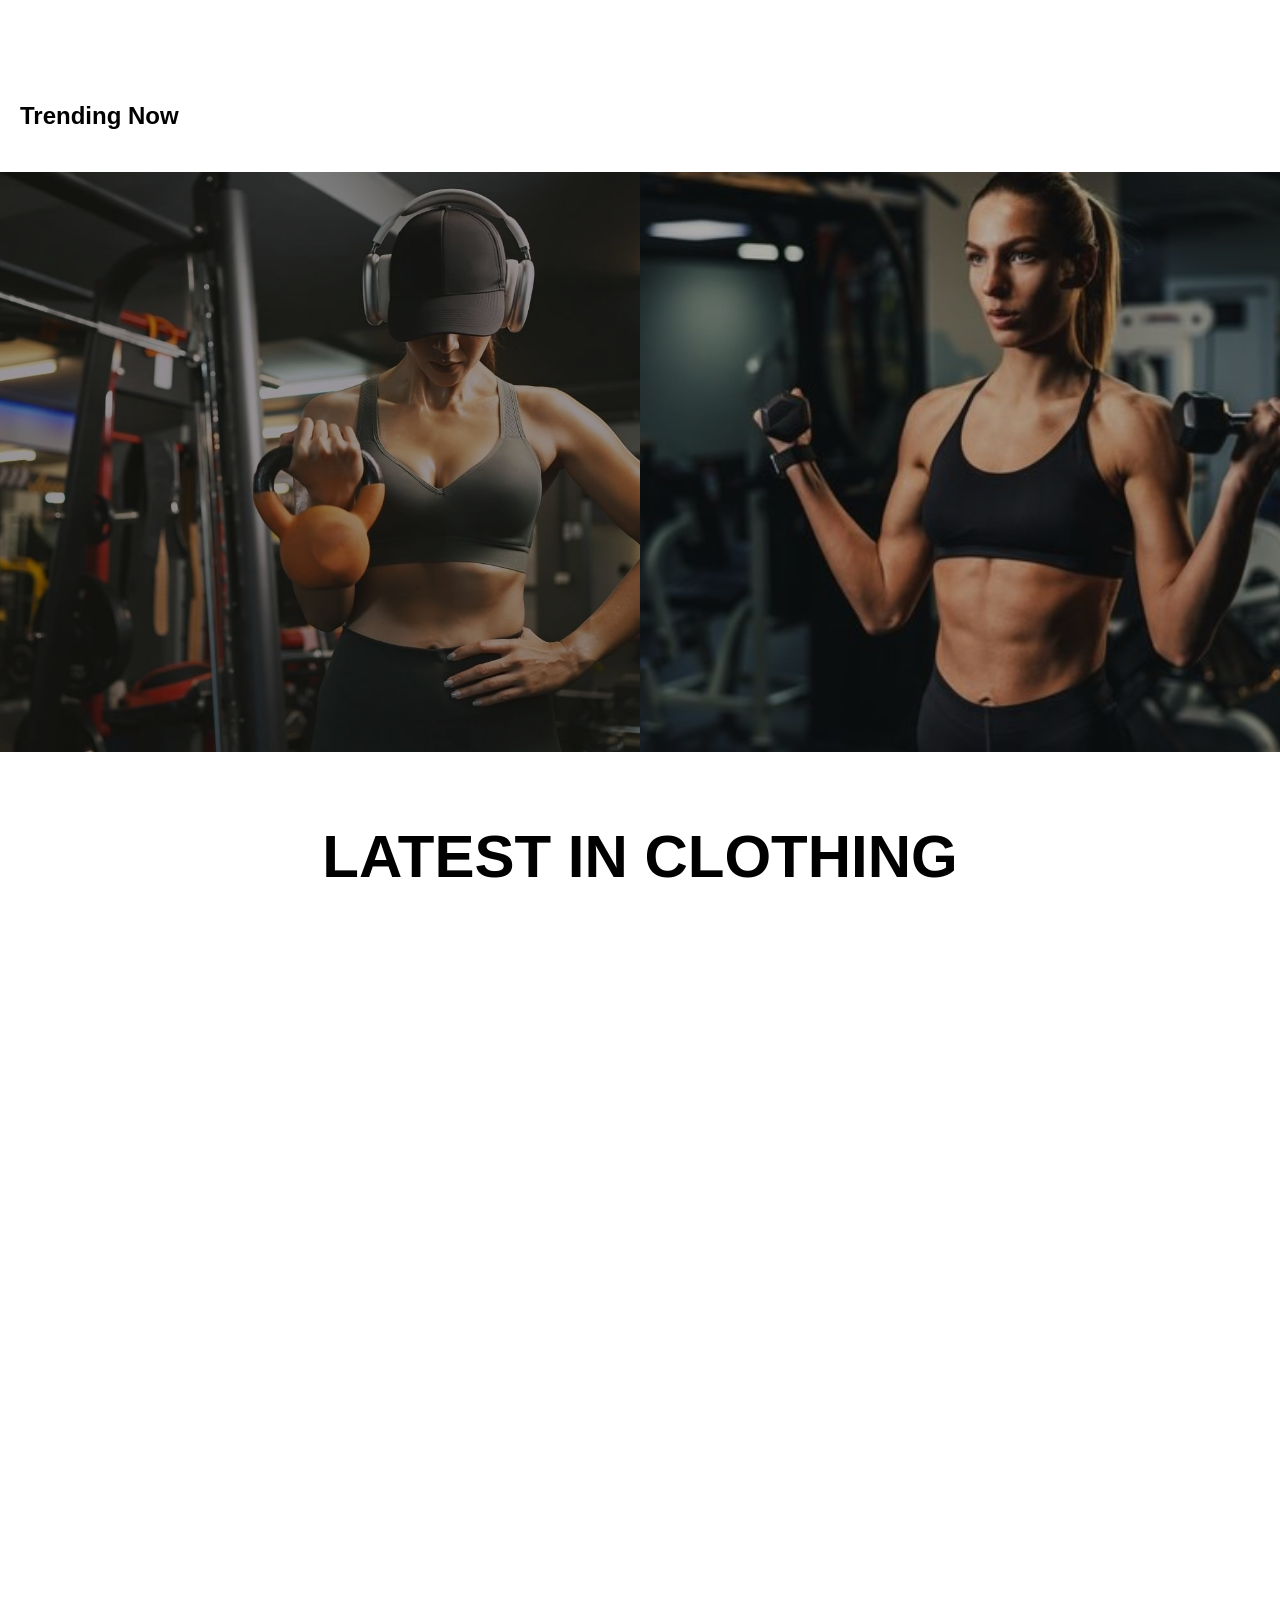
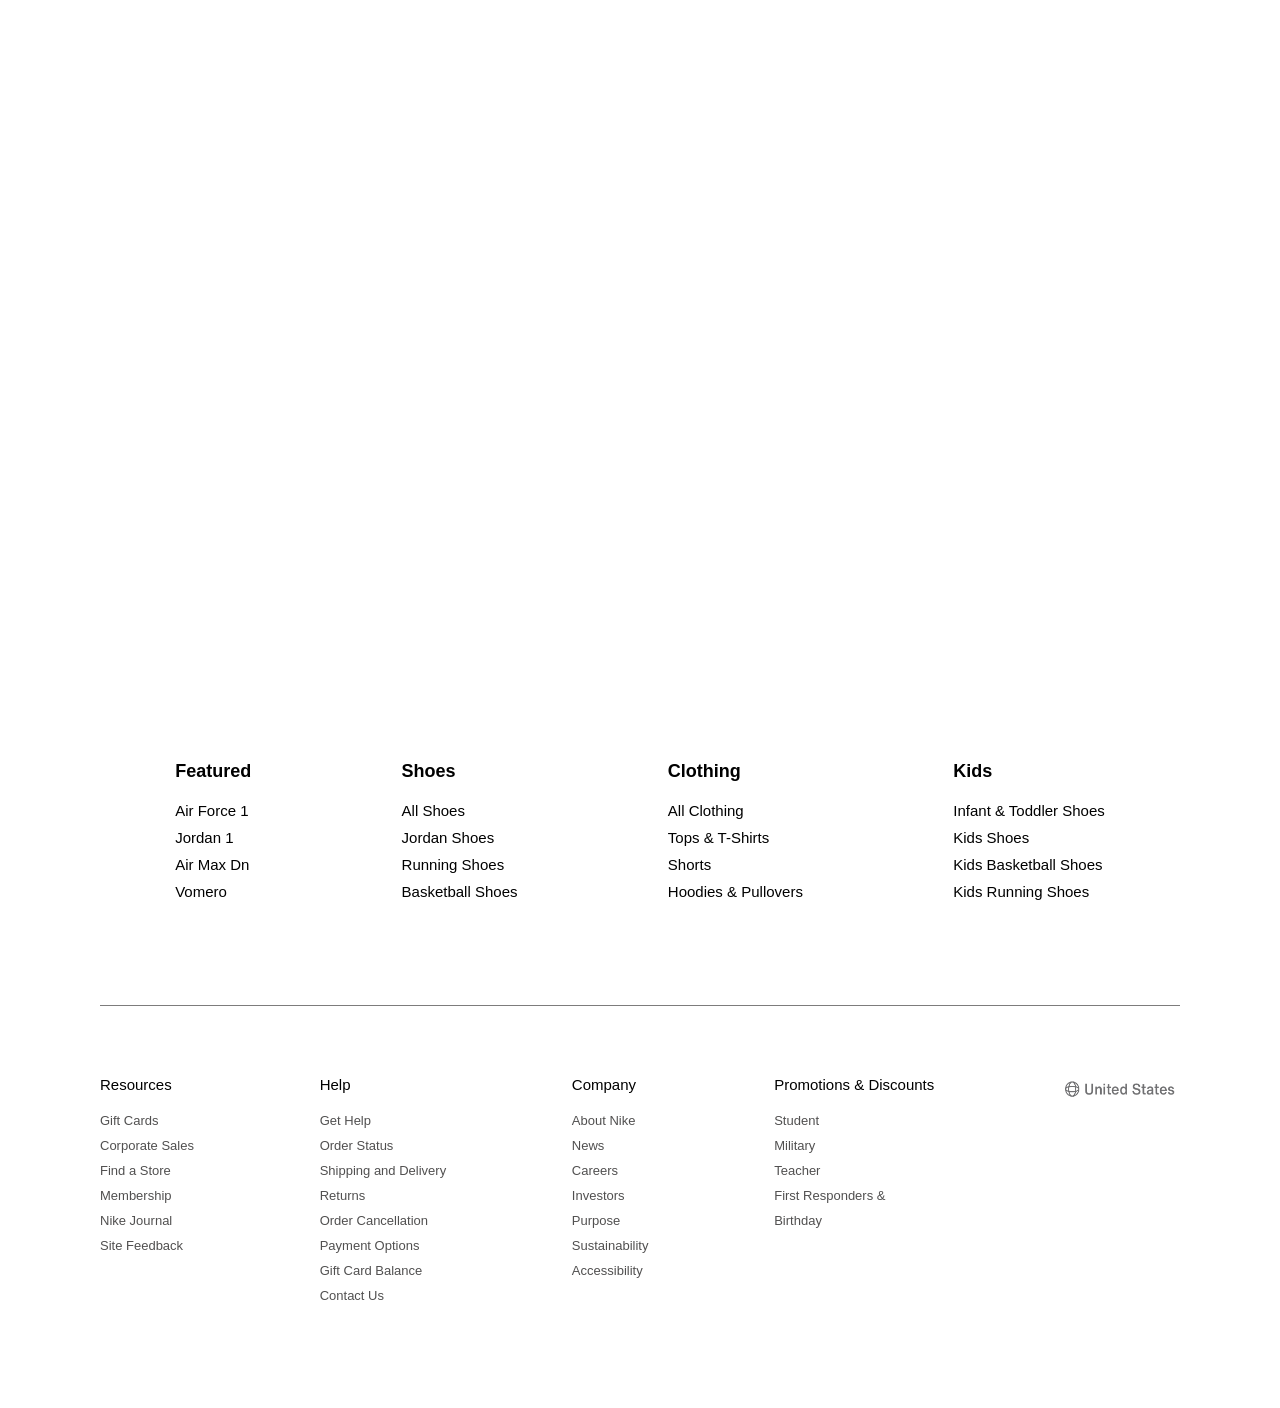
<file: womenShop.html>
<!DOCTYPE html>
<html lang="en">

<head>
    <meta charset="UTF-8">
    <meta name="viewport" content="width=device-width, initial-scale=1.0">
    <title>Document</title>
    <link rel="stylesheet" href="./women.Shop.css">
    <link href="https://unpkg.com/aos@2.3.1/dist/aos.css" rel="stylesheet">
</head>

<body>
    <header class="header2">
        <div class="divhedG1">
            <div class="divhed2">
                <img class="imgG" src="./air-jordan-logo-png-transparent.png" alt="">
                <img class="imgG" src="./Снимок экрана 2026-05-23 в 16.04.05.png" alt="">
            </div>
            <div class="divhed3">
                <a href="">Find a Store</a>
                <a href="">Help</a>
                <a href="">Join Us</a>
                <a href="">Sign In</a>
            </div>
        </div>
        <div class="divhedG2">
            <img class="imgG2" src="./nike-4-logo.png" alt="">
            <aside>
                <a class="a1" href="./menShop.html">Men</a>
                <a class="a2" href="./womenShop.html">Women</a>
                <a class="a3" href="">Kids</a>
                <a class="a4" href="">Jordan</a>
                <a class="a5" href="">NikeSKIMS</a>
                <a class="a6" href="">Sport</a>
                <a class="a7" href="">Sale</a>
            </aside>
            <aside>
                <div class="divASIDE">
                    <img src="./free-search-icon-2903-thumb.png" alt="">
                    <input type="search" placeholder="Search">
                </div>
                <div class="divASIDE2">
                    <img class="imgs1" src="./Снимок экрана 2026-05-23 в 16.01.32.png" alt="">
                    <img class="imgs2" src="./Снимок экрана 2026-05-23 в 16.01.58.png" alt="">
                </div>
            </aside>
        </div>
        <div class="divhedG11">
            <div class="divhed33">
                <a href="">Send a Gift Carde</a>
            </div>
        </div>
        <div class="divhedG22">
            <img class="imgG22" src="./Снимок экрана 2026-06-02 в 12.58.58.png" alt="">
            <aside>
                <a class="a1" href="./index.html">Home</a>
                <a class="a2" href="">Shop All</a>
                <a class="a3" href="">Shoes</a>
                <a class="a4" href="">Clothing</a>
                <a class="a5" href="">Accessories</a>
            </aside>
        </div>
    </header>

    <section class="section11">
        <video class="sek1" autoplay muted loop src="./telegram-cloud-document-2-5258238124445702775.mp4"></video>
        <video muted autoplay loop class="sek2" src="./telegram-cloud-document-2-5258238124445702720.mp4"></video>
        <div data-aos="zoom-in"
             data-aos-delay="1500"
             data-aos-duration="1000" class="div11">
            <h1>SAME WORKHORSE NEWS WINGS</h1>
            <P>Explore The Power Of Pegasus 42 With 2000M WORLD
                Rekord
            </P>
            <a class="button2" href="./index.html">Shop All</a>
        </div>
    </section>

     <section class="section55">
        <div class="redd">
            <div data-aos="fade-right"
                 data-aos-delay="500"
                 data-aos-duration="500" data-aos="fade-up" class="div11">
                <h1>News Arrivals</h1>
            </div>
            <div data-aos="fade-right"
                 data-aos-delay="750"
                 data-aos-duration="500" data-aos="fade-up" class="div44">
                <h1>Bestsellers</h1>
            </div>
            <div data-aos="fade-right"
                 data-aos-delay="1000"
                 data-aos-duration="500" data-aos="fade-up" class="div55">
                <h1>Latest Drops</h1>
            </div>
        </div>
    </section>

     <section class="section77">
        <b>LATEST IN CLOTHING</b>
        <div class="divkros">
            <div data-aos="zoom-in"
                 data-aos-delay="150"
                 data-aos-duration="1000" class="div1">
                <img class="imgo" src="Снимок экрана 2026-06-02 в 13.07.38.png" alt="">
                <h1>All Clothing</h1>
            </div>
            <div data-aos="zoom-in"
                 data-aos-delay="300"
                 data-aos-duration="1000" class="div2">
                <img class="imgo" src="./Снимок экрана 2026-06-02 в 13.07.44.png" alt="">
                <h1> & Sweatshirts</h1>
            </div>
            <div data-aos="zoom-in"
                 data-aos-delay="300"
                 data-aos-duration="1000" class="div3">
                <img class="imgo" src="./Снимок экрана 2026-06-02 в 13.07.51.png" alt="">
                <h1>Jackets & Vests</h1>
            </div>
            <div data-aos="zoom-in"
                 data-aos-delay="450"
                 data-aos-duration="1000" class="div4">
                <img class="imgo" src="./Снимок экрана 2026-06-02 в 13.07.57.png" alt="">
                <h1>Running</h1>
            </div>
            <div data-aos="zoom-in"
                 data-aos-delay="600"
                 data-aos-duration="1000" class="div5">
                <img class="imgo" src="./Снимок экрана 2026-06-02 в 13.08.02.png" alt="">
                <h1>Soccer</h1>
            </div>
            <div data-aos="zoom-in"
                 data-aos-delay="750"
                 data-aos-duration="1000" class="div6">
                <img class="imgo" src="./Снимок экрана 2026-06-02 в 13.08.08.png" alt="">
                <h1>Basketball</h1>
            </div>
        </div>
    </section>

    <section class="section22">
        <h1>Trending Now</h1>
        <article class="article1">
            <div data-aos="zoom-in"
                 data-aos-delay="300"
                 data-aos-duration="1000">
                <h1>A'Two"Still Loading"</h1>
                <b>Perform on Air</b>
                <a class="button" href="./index.html">Shop</a>
            </div>
        </article>
        <article class="article2">
            <div data-aos="zoom-in"
                 data-aos-delay="600"
                 data-aos-duration="1000">
                <h1>A'Two"Still Loading"</h1>
                <b>Perform on Air</b>
                <a class="button" href="./menShop.html">Shop</a>
            </div>
        </article>
    </section>

    <section class="section777">
        <b>LATEST IN CLOTHING</b>
        <div class="divkros">
            <div data-aos="zoom-in"
                 data-aos-delay="150"
                 data-aos-duration="1000" class="div1">
                <img class="imgo" src="Снимок экрана 2026-06-03 в 13.31.16.png" alt="">
                <h1>All Shoes</h1>
            </div>
            <div data-aos="zoom-in"
                 data-aos-delay="300"
                 data-aos-duration="1000" class="div2">
                <img class="imgo" src="./Снимок экрана 2026-06-03 в 13.31.10.png" alt="">
                <h1>Jordan</h1>
            </div>
            <div data-aos="zoom-in"
                 data-aos-delay="450"
                 data-aos-duration="1000" class="div3">
                <img class="imgo" src="./Снимок экрана 2026-06-03 в 13.31.58.png" alt="">
                <h1>Lifestyle</h1>
            </div>
            <div data-aos="zoom-in"
                 data-aos-delay="600"
                 data-aos-duration="1000" class="div4">
                <img class="imgo" src="./Снимок экрана 2026-06-03 в 13.31.50.png" alt="">
                <h1>ACG</h1>
            </div>
            <div data-aos="zoom-in"
                 data-aos-delay="750"
                 data-aos-duration="1000" class="div5">
                <img class="imgo" src="./Снимок экрана 2026-05-28 в 21.38.31.png" alt="">
                <h1>Pants</h1>
            </div>
            <div data-aos="zoom-in"
                 data-aos-delay="900"
                 data-aos-duration="1000" class="div6">
                <img class="imgo" src="./Снимок экрана 2026-05-28 в 21.38.36.png" alt="">
                <h1>Shorts</h1>
            </div>
            <div data-aos="zoom-in"
                 data-aos-delay="1050"
                 data-aos-duration="1000" class="div7">
                <img class="imgo" src="Снимок экрана 2026-05-28 в 21.38.51.png" alt="">
                <h1>Tops & Graphic Tees</h1>
            </div>
            <div data-aos="zoom-in"
                 data-aos-delay="1200"
                 data-aos-duration="1000" class="div8">
                <img class="imgo" src="./Снимок экрана 2026-05-28 в 21.38.58.png" alt="">
                <h1>Fan Gear</h1>
            </div>
        </div>
    </section>

    <section class="section33k">

        <article data-aos="zoom-in"
                 data-aos-delay="300"
                 data-aos-duration="200" class="article1">

                <a data-aos="zoom-in"
                   data-aos-delay="200"
                   data-aos-duration="500" href="">Clothing</a>
        </article>

        <div class="article2">

            <article data-aos="fade-right"
                     data-aos-delay="200"
                     data-aos-duration="200" class="shoes">

                <a data-aos="fade-right"
                   data-aos-delay="200"
                   data-aos-duration="500" href="">Shoes</a>
            </article>

            <article data-aos="fade-right"
                     data-aos-delay="200"
                     data-aos-duration="200" class="articler">

                <a data-aos="fade-right"
                   data-aos-delay="200"
                   data-aos-duration="500" href="">accessories</a>
            </article>

        </div>

    </section>

    <footer>
        <div class="divf">
            <div class="divf1">
                <b>Featured</b>
                <a href="">Air Force 1</a>
                <a href="">Jordan 1</a>
                <a href="">Air Max Dn</a>
                <a href="">Vomero</a>
            </div>

            <div class="divf1">
                <b>Shoes</b>
                <a href="">All Shoes</a>
                <a href="">Jordan Shoes</a>
                <a href="">Running Shoes</a>
                <a href="">Basketball Shoes</a>
            </div>

            <div class="divf1">
                <b>Clothing</b>
                <a href="">All Clothing</a>
                <a href="">Tops & T-Shirts</a>
                <a href="">Shorts</a>
                <a href="">Hoodies & Pullovers</a>
            </div>

            <div class="divf1">
                <b>Kids</b>
                <a href="">Infant & Toddler Shoes</a>
                <a href="">Kids Shoes</a>
                <a href="">Kids Basketball Shoes</a>
                <a href="">Kids Running Shoes</a>
            </div>
        </div>

        <div class="divf2">
            <div class="divf11">
                <b>Resources</b>
                <a href="">Gift Cards</a>
                <a href="">Corporate Sales</a>
                <a href="">Find a Store</a>
                <a href="">Membership</a>
                <a href="">Nike Journal</a>
                <a href="">Site Feedback</a>
            </div>

            <div class="divf1">
                <b>Help</b>
                <a href="">Get Help</a>
                <a href="">Order Status</a>
                <a href="">Shipping and Delivery</a>
                <a href="">Returns</a>
                <a href="">Order Cancellation</a>
                <a href="">Payment Options</a>
                <a href="">Gift Card Balance</a>
                <a href="">Contact Us</a>
            </div>

            <div class="divf1">
                <b>Company</b>
                <a href="">About Nike</a>
                <a href="">News</a>
                <a href="">Careers</a>
                <a href="">Investors</a>
                <a href="">Purpose</a>
                <a href="">Sustainability</a>
                <a href="">Accessibility</a>
            </div>
            <div class="divf1">
                <b>Promotions & Discounts</b>
                <a href="">Student</a>
                <a href="">Military</a>
                <a href="">Teacher</a>
                <a href="">First Responders &</a>
                <a href="">Birthday</a>
            </div>
            <img src="./Снимок экрана 2026-05-28 в 18.46.33.png" alt="">
        </div>

    </footer>
    <script src="https://unpkg.com/aos@2.3.1/dist/aos.js"></script>
    <script>
        AOS.init();
    </script>
</body>

</html>
</file>
<file: style.css>
* {
    margin: 0px;
    padding: 0px;
    box-sizing: border-box;
}

header {
    display: flex;
    flex-direction: column;
    position: sticky;
    top: -37px;
    z-index: 100;
    animation: master1 2s forwards;
}
@keyframes master1{
    from{
        transform: translatey(-100px);
        opacity: 0;
    }
    to{
        transform: translatey(0px);
    }
}
header .a1{
    animation: master2 0.5s 1.5s forwards;
    opacity: 0;
}
@keyframes master2{
    from{
        scale: 0%;
        opacity: 0;
    }
    to{
        scale: 100%;
        opacity: 1;
    }
}
header .a2{
    animation: master3 1s 1.5s forwards;
    opacity: 0;
}
@keyframes master3{
    from{
        scale: 0%;
        opacity: 0;
    }
    to{
        scale: 100%;
        opacity: 1;
    }
}
header .a3{
    animation: master4 1.5s 1.5s forwards;
    opacity: 0;
}
@keyframes master4{
    from{
        scale: 0%;
        opacity: 0;
    }
    to{
        scale: 100%;
        opacity: 1;
    }
}
header .a4{
    animation: master5 2s 1.5s forwards;
    opacity: 0;
}
@keyframes master5{
    from{
        scale: 0%;
        opacity: 0;
    }
    to{
        scale: 100%;
        opacity: 1;
    }
}
header .a5{
    animation: master6 2.5s 1.5s forwards;
    opacity: 0;
}
@keyframes master6{
    from{
        scale: 0%;
        opacity: 0;
    }
    to{
        scale: 100%;
        opacity: 1;
    }
}
header .a6{
    animation: master7 3s 1.5s forwards;
    opacity: 0;
}
@keyframes master7{
    from{
        scale: 0%;
        opacity: 0;
    }
    to{
        scale: 100%;
        opacity: 1;
    }
}
header .a7{
    animation: master8 3.5s 1.5s forwards;
    opacity: 0;
}
@keyframes master8{
    from{
        scale: 0%;
        opacity: 0;
    }
    to{
        scale: 100%;
        opacity: 1;
    }
}
.divhedG1 {
    display: flex;
    justify-content: space-between;
    padding: 5px 30px;
    background-color: rgb(245, 245, 245);
}

.divhed2 {}

.imgG {
    padding-left: 15px;
    width: 35px;
    height: 20px;
}

.divhed3 a {
    border-right: 1px solid black;
    padding: 0px 9px;
    text-decoration: none;
    color: black;
    font-size: 12px;
    font-family: 'Segoe UI', Tahoma, Geneva, Verdana, sans-serif;
}

.divhed3 a:hover {
    color: grey;
}

.divhedG2 {
    width: 100%;
    padding: 0px 20px;
    background-color: white;
    display: flex;
    justify-content: space-between;
    align-items: center;
}

.divhedG2 .imgG2 {
    width: 90px;
    height: 70px;
}

aside a {
    padding: 0px 10px;
    text-decoration: none;
    color: black;
    font-size: 18px;
    font-family: 'Lucida Sans', 'Lucida Sans Regular', 'Lucida Grande', 'Lucida Sans Unicode', Geneva, Verdana, sans-serif;
    font-weight: 500;
}

aside a:hover {
    border-bottom: 2px solid black;
}

aside {
    display: flex;
    align-items: center;
}

aside .divASIDE {
    display: flex;
    justify-content: center;
    width: 170px;
    height: 40px;
    border: none;
    border-radius: 25px;
    align-items: center;
    background-color: rgb(226, 226, 226);
}

aside .divASIDE img {
    width: 20px;
    padding-right: 8px;
}

aside .divASIDE input {
    background-color: rgb(226, 226, 226);
    width: 100px;
    border: none;
    font-size: 14px;
    color: rgb(13, 12, 12);
}

::placeholder {
    color: rgb(122, 121, 121);
}

.divASIDE2 {
    padding-left: 10px;
}

aside .divASIDE2 img {
    width: 35px;
    padding: 0px 10px;
}

aside .divASIDE2 img:hover {
    border-radius: 50%;
    background-color: grey;
}

.divASIDE2 img {
    width: 35px;
    height: 15px;
}

main {}

.section1 {
    width: 100%;
    display: flex;
    flex-direction: column;
    justify-content: center;
}

.section1 .sek1 {
    width: 100%;
    filter: brightness(0.5);
}

.section1 .sek2 {
    display: none;
}

.section1 div {
    width: 750px;
    display: flex;
    flex-direction: column;
    justify-content: center;
    text-align: center;
    position: absolute;
    left: 25%;
    top: 70%;
}
.section1 div h1 {
    color: white;
    font-size: 70px;
    font-family: 'Segoe UI', Tahoma, Geneva, Verdana, sans-serif;
    font-weight: bold;
}

.section1 div p {
    color: white;
    font-size: 18px;
    font-family: 'Segoe UI', Tahoma, Geneva, Verdana, sans-serif;
    font-weight: 100;
    padding-bottom: 20px;
    padding-top: 20px;
}

.section1 div .button {
    text-decoration: none;
    border-radius: 20px;
    width: 70px;
    border: none;
    color: black;
    background-color: white;
    font-size: 20px;
    padding: 5px;
    margin-left: 350px;
    font-family: 'Lucida Sans', 'Lucida Sans Regular', 'Lucida Grande', 'Lucida Sans Unicode', Geneva, Verdana, sans-serif;
}

.section1 div .button:hover {
    background-color: rgb(174, 172, 172);
}

.section2 {
    display: flex;
    width: 100%;
    height: 550px;
}

.section2 .article1 {
    position: relative;
    width: 100%;
    height: 100%;
    background-image: url(./air-jordan-1-high-og-travis-scott-wallpaper-4k.jpg);
    background-size: cover;
    background-repeat: no-repeat;
    background-position: center;
}

.section2 .article2 {
    position: relative;
    width: 100%;
    height: 100%;
    background-image: url(./michael-jordan.jpg);
    background-size: cover;
    background-repeat: no-repeat;
    background-position: center;
}


.section2 article div {
    position: absolute;
    left: 50px;
    bottom: 50px;
    display: flex;
    flex-direction: column;
    justify-content: center;
}

.section2 div h1 {
    color: white;
    font-size: 16px;
    font-family: 'Segoe UI', Tahoma, Geneva, Verdana, sans-serif;
    font-weight: 400;
}

.section2 div b {
    color: white;
    font-size: 25px;
    font-family: 'Segoe UI', Tahoma, Geneva, Verdana, sans-serif;
    font-weight: bold;
    padding-bottom: 25px;
    padding-top: 15px;
}

.section2 div .button {
    display: flex;
    justify-content: center;
    text-decoration: none;
    border-radius: 20px;
    width: 70px;
    border: none;
    color: black;
    background-color: white;
    font-size: 20px;
    padding: 5px;
    font-family: 'Lucida Sans', 'Lucida Sans Regular', 'Lucida Grande', 'Lucida Sans Unicode', Geneva, Verdana, sans-serif;
}

.section2 div .button:hover {
    background-color: rgb(174, 172, 172);
}

.section3 {
    width: 100%;
    height: 600px;
    display: flex;
    justify-content: space-evenly;
    padding: 55px 0px;
}

.section3 .article1 {
    background-image: url(./b33d640b07c5a56e425b19148140265a.jpg);
    background-size: cover;
    width: 420px;
    height: 600px;
}

.section3 .article2 {
    background-image: url(./michael-jordan-768x1024-11713.jpg);
    background-size: cover;
    width: 420px;
    height: 600px;
}

.section3 .article3 {
    background-image: url(./Stage_Mobile_5bdf0c24-c6de-4e35-a304-5b7087cf76c7.jpg);
    background-size: cover;
    width: 420px;
    height: 600px;
}

.section3 button {
    margin-top: 500px;
    height: 30px;
    padding: 5px 10px;
    color: black;
    border: none;
    font-size: 18px;
    font-weight: 300;
    background-color: white;
    border-radius: 15px;
    font-family: 'Segoe UI', Tahoma, Geneva, Verdana, sans-serif;
}

.section3 article {
    display: flex;
    justify-content: center;
}

.section4 {
    margin-top: 100px;
    width: 100%;
    position: relative;
}

.section4 .sek2 {
    display: none;
}

.section4 video {
    width: 100%;
    filter: brightness(0.7);
}

.section4 h1 {
    color: white;
    font-size: 25px;
    font-family: 'Segoe UI', Tahoma, Geneva, Verdana, sans-serif;
    font-weight: 400;
    position: absolute;
    z-index: 1;
    bottom: 60px;
    left: 40px;
}

.section5 {
    width: 100%;
    padding-top: 100px;
    /* padding-left: 40px;
    padding-right: 40px; */
    padding-bottom: 50px;
}


.red {
    display: flex;
    gap: 5px;
    overflow-x: auto;
    width: 100%;
    height: 700px;
}

.section5 .red {
    min-width: 450px;
    height: 650px;
    background-size: cover;
    background-repeat: no-repeat;
    position: relative;
}

.section5 .div1 {
    background-image: url(./antonee-robinson-fulham-runs-ball-929096956.jpg.webp);
    background-size: cover;
    filter: brightness(0.7);
    min-width: 450px;
    height: 650px;
    position: relative;
}

.section5 .div2 {
    background-image: url(il_570xN.4846892508_i503.jpg);
    background-size: cover;
    filter: brightness(0.7);
    min-width: 450px;
    height: 650px;
    position: relative;
}

.section5 .div3 {
    background-image: url(./aafefe97e4f1fab28f537c0c0eeffdfe.jpg);
    background-size: cover;
    filter: brightness(1);
    min-width: 450px;
    height: 650px;
    position: relative;
}

.section5 .div4 {
    background-image: url(./ee283da9488cf9fc19f3bb8443bef854.jpeg);
    background-size: cover;
    filter: brightness(0.7);
    min-width: 450px;
    height: 650px;
    position: relative;
}

.section5 .div5 {
    background-image: url(./news-p.v1.20250509.261b57a56a8d4cc2b0e83b778823b5b7_P1.png);
    background-size: cover;
    min-width: 450px;
    height: 650px;
    position: relative;
}

.section5 div h1 {
    color: white;
    font-size: 25px;
    font-family: 'Segoe UI', Tahoma, Geneva, Verdana, sans-serif;
    font-weight: 400;
    position: absolute;
    z-index: 1;
    bottom: 40px;
    left: 20px;
}

.section5 .div5 h1 {
    color: rgb(171, 171, 171);
    position: absolute;
    z-index: 1;
    bottom: 40px;
    left: 20px;
}

.section5 .div3 h1 {
    color: rgb(151, 151, 151);
}

.h111 {
    color: rgb(6, 6, 6);
    position: absolute;
    top: 40px;
    left: 50px;
    font-size: 25px;
    font-family: 'Segoe UI', Tahoma, Geneva, Verdana, sans-serif;
    font-weight: 400;
    position: absolute;
}

.section5 {
    position: relative;
}

.section6 {
    display: flex;
    background-image: url(./7.jpg);
    background-size: cover;
    width: 100%;
    height: 650px;
    filter: brightness(0.5);
    position: relative;
    margin-bottom: 100px;
}

.section6 article {
    position: absolute;
    bottom: 60px;
    left: 50px;
}

.section6 b {
    color: white;
    font-size: 50px;
    font-family: 'Segoe UI', Tahoma, Geneva, Verdana, sans-serif;
    font-weight: bold;
}

.section6 p {
    color: white;
    font-size: 18px;
    font-family: 'Segoe UI', Tahoma, Geneva, Verdana, sans-serif;
    font-weight: 100;
    padding-bottom: 25px;
    padding-top: 20px;
}

.section6 .button {
    text-decoration: none;
    border-radius: 20px;
    border: none;
    color: black;
    background-color: white;
    font-size: 18px;
    width: 100px;
    padding: 5px;
    font-family: 'Lucida Sans', 'Lucida Sans Regular', 'Lucida Grande', 'Lucida Sans Unicode', Geneva, Verdana, sans-serif;
}

.section6 .button:hover {
    background-color: rgb(194, 191, 191);
}

.section7 {
    display: flex;
    justify-content: center;
    align-items: center;
    margin-bottom: 80px;
}

.section7 .div1 {
    display: flex;
    justify-content: center;
    align-items: center;
}

.section7 .div1 div {
    display: flex;
    flex-direction: column;
    align-items: center;
    padding: 0px 30px;
}

.section7 img {
    width: 70px;
}

.section7 .div1 .img3 {
    margin-top: -45px;
    width: 70px;
    height: 80px;
}

.section7 .div1 .img6 {
    margin-top: -45px;
}

.section7 h1 {
    color: black;
    font-size: 12px;
    font-family: 'Segoe UI', Tahoma, Geneva, Verdana, sans-serif;
    font-weight: 500;
}

.section7 {
    display: flex;
    flex-direction: column;
    padding-bottom: 50px;
}

.section7 .div2 {
    padding-top: 60px;
    display: flex;
    align-items: center;
    justify-content: center;
}

.section7 .div2 div {
    display: flex;
    align-items: center;
    flex-direction: column;
    padding: 0px 30px;
}

.section7 .div2 .img3 {
    margin-top: -45px;
    width: 70px;
    height: 80px;
}

.section7 div div:hover {
    transform: scale(110%);
    transition: 1s;
}

.section7 div div {
    transition: 1s;
}

.section8 {
    display: flex;
    flex-direction: column;
    justify-content: center;
    position: relative;
    margin-bottom: 100px;
}

.section8 div {
    display: flex;
    justify-content: center;
}

.section8 img {
    width: 120px;
    position: absolute;
    top: -70px;
    left: 48%;
}

.section8 a:hover {
    color: rgb(176, 176, 176);
}

.section8 div a {
    text-decoration: none;
    padding: 20px;
    color: black;
    font-family: 'Segoe UI', Tahoma, Geneva, Verdana, sans-serif;
    font-size: 20px;
}


footer {
    width: 100%;
    display: flex;
    flex-direction: column;
    padding: 0px 100px;
}

footer .divf {
    width: 100%;
    display: flex;
    justify-content: space-around;
    padding-bottom: 100px;
    border-bottom: 1px solid rgb(125, 124, 124);
}

footer .divf div {
    display: flex;
    flex-direction: column;
}

footer .divf1 a {
    text-decoration: none;
    color: black;
    font-size: 15px;
    font-family: 'Segoe UI', Tahoma, Geneva, Verdana, sans-serif;
    font-weight: 400;
    padding: 5px 0px;
}

footer a:hover {
    color: rgb(174, 172, 172);
}

footer .divf b {
    font-size: 18px;
    font-family: 'Segoe UI', Tahoma, Geneva, Verdana, sans-serif;
    padding-bottom: 15px;
}

footer .divf2 {
    padding-top: 70px;
    width: 100%;
    display: flex;
    justify-content: space-between;
    padding-bottom: 100px;
}

footer .divf2 div {
    display: flex;
    flex-direction: column;
}

footer .divf2 a {
    text-decoration: none;
    color: rgb(81, 80, 80);
    font-size: 13px;
    font-family: 'Segoe UI', Tahoma, Geneva, Verdana, sans-serif;
    font-weight: 400;
    padding: 5px 0px;
}

footer a:hover {
    color: rgb(174, 172, 172);
}

footer .divf2 b {
    font-size: 15px;
    font-family: 'Segoe UI', Tahoma, Geneva, Verdana, sans-serif;
    padding-bottom: 15px;
    font-weight: 400;
}

.divf2 img {
    width: 120px;
    height: 25px;
}

@media (max-width:768px) {
    header {
        display: flex;
    }

    header a {
        display: none;
    }

    .section1 {
        display: flex;
        justify-content: center;
        width: 100%;
        position: relative;
    }

    .section1 .sek1 {
        display: none;
    }

    .section1 .sek2 {
        width: 100%;
        filter: brightness(0.5);
        display: flex;
    }

    .section1 .div1 {
        width: 350px;
        position: absolute;
        bottom: 60px;
        left: 30px;
    }

    .section1 div .button {
        margin-left: 140px;
    }

    .section1 div h1 {
        font-size: 20px;
    }

    .section1 div p {
        padding-top: 10px;
        padding-bottom: 15px;
        font-size: 14px;
    }

    .section2 {
        width: 100%;
        height: 1200px;
        display: flex;
        flex-direction: column;
    }

    .section2 .article1 {
        background-image: url(./photo_2026-05-27\ 14.43.27.jpeg);
        background-size: cover;
        width: 100%;
        height: 100%;
    }

    .section2 .article2 {
        background-image: url(./photo_2026-05-27\ 14.43.35.jpeg);
        background-size: cover;
        width: 100%;
        height: 100%;
        filter: brightness(0.7);
    }

    .section2 article div {
        position: absolute;
        left: 15px;
        bottom: 10px;
        font-size: 10px;
        animation: leg2 1s 4s forwards;
    }

    .section3 {
        display: flex;
        overflow-x: auto;
        gap: 20px;
        scroll-snap-type: x mandatory;
        padding: 0px 20px;
        margin-top: 10px;
        scrollbar-width: none;
    }

    .section3::-webkit-scrollbar {
        display: none;
    }

    .section3 article {
        max-width: 95%;
        height: 400px;
        flex-shrink: 0;
        scroll-snap-align: center;
    }

    .section4 .sek1 {
        display: none;
    }

    .section4 .sek2 {
        display: flex;
    }

    .section5 {
        padding-top: 90px;
        padding-left: 0px;
        position: relative;
        padding-right: 0px;
        padding-bottom: 0px;
        height: 550px;
        width: 100%;
    }

    .section5 b {
        position: absolute;
        top: 20px;
    }

    .section5 .red {
        min-width: 100%;
        padding-bottom: 0px;
        margin-bottom: 0px;
        height: 410px;
    }

    .section5 .div1 {
        margin: 0px;
        min-width: 220px;
        height: 400px;
        background-size: cover;
    }

    .section5 .div2 {
        min-width: 220px;
        height: 400px;
        background-size: cover;
    }

    .section5 .div3 {
        min-width: 220px;
        height: 400px;
        background-size: cover;
    }

    .section5 .div4 {
        min-width: 220px;
        height: 400px;
        background-size: cover;
    }

    .section5 .div5 {
        min-width: 220px;
        height: 400px;
        background-size: cover;
    }

    .section6 {
        background-image: url(./photo_2026-05-27\ 17.05.02.jpeg);
        filter: brightness(0.9);
        position: relative;
    }

    .section6 article b {
        font-size: 24px;
    }

    .section6 article p {
        font-size: 16px;
        padding-top: 10px;
        padding-bottom: 10px;
    }

    .section6 article button {
        padding: 4px;
        font-size: 15px;
        width: 70px;
    }

    .section6 article {
        position: absolute;
        bottom: 20px;
        left: 10px;
    }

    .section7 {
        width: 100%;
        display: flex;
        padding-bottom: 100px;
    }

    .section7 .div1 .div1 {
        display: none;
    }

    .section7 .div1 .div3 {
        display: none;
    }

    .section7 .div1 .div6 {
        display: none;
    }

    .section7 .div1 .div8 {
        display: none;
    }

    .section7 .div1 .div5 {
        display: none;
    }
    .section7 div{
        display: flex;
    }

    .section7 .div2 .div1 {
        display: none;
    }

    .section7 .div2 .div3 {
        display: none;
    }

    .section7 .div2 .div6 {
        display: none;
    }

    .section7 .div2 .div8 {
        display: none;
    }

    .section7 .div2 .div5 {
        display: none;
    }

    .section8 div a {
        font-size: 18px;
        padding: 8px;
    }

    .section8 img {
        left: 40%;
        width: 90px;
    }

    footer {
        padding: 0px;
    }

    footer .divf {
        display: flex;
        flex-direction: column;
    }

    footer .divf a {
        display: none;
    }

    .divf b {
        margin-left: 10px;
        padding: 10px 0px;
        font-weight: 500;
    }

    .divf2 .divf11 {
        display: flex;
        flex-direction: column;
        margin-left: 10px;
    }

    .divf2 .divf1 {
        display: none;
    }

    .divf2 img {
        display: none;
    }

}
</file>
<file: menShop.css>
* {
    margin: 0px;
    padding: 0px;
    box-sizing: border-box;
}

header{
    display: flex;
    flex-direction: column;
    position: sticky;
    top: -180px;
    z-index: 100;
    animation: master1 2s forwards;
}
@keyframes master1{
    from{
        transform: translatey(-100px);
        opacity: 0;
    }
    to{
        transform: translatey(0px);
    }
}

@keyframes master1{
    from{
        transform: translatey(-100px);
        opacity: 0;
    }
    to{
        transform: translatey(0px);
    }
}
header .a1{
    animation: master2 0.5s 1.5s forwards;
    opacity: 0;
}
@keyframes master2{
    from{
        scale: 0%;
        opacity: 0;
    }
    to{
        scale: 100%;
        opacity: 1;
    }
}
header .a2{
    animation: master3 1s 1.5s forwards;
    opacity: 0;
}
@keyframes master3{
    from{
        scale: 0%;
        opacity: 0;
    }
    to{
        scale: 100%;
        opacity: 1;
    }
}
header .a3{
    animation: master4 1.5s 1.5s forwards;
    opacity: 0;
}
@keyframes master4{
    from{
        scale: 0%;
        opacity: 0;
    }
    to{
        scale: 100%;
        opacity: 1;
    }
}
header .a4{
    animation: master5 2s 1.5s forwards;
    opacity: 0;
}
@keyframes master5{
    from{
        scale: 0%;
        opacity: 0;
    }
    to{
        scale: 100%;
        opacity: 1;
    }
}
header .a5{
    animation: master6 2.5s 1.5s forwards;
    opacity: 0;
}
@keyframes master6{
    from{
        scale: 0%;
        opacity: 0;
    }
    to{
        scale: 100%;
        opacity: 1;
    }
}
header .a6{
    animation: master7 3s 1.5s forwards;
    opacity: 0;
}
@keyframes master7{
    from{
        scale: 0%;
        opacity: 0;
    }
    to{
        scale: 100%;
        opacity: 1;
    }
}
header .a7{
    animation: master8 3.5s 1.5s forwards;
    opacity: 0;
}
@keyframes master8{
    from{
        scale: 0%;
        opacity: 0;
    }
    to{
        scale: 100%;
        opacity: 1;
    }
}

.divhedG1 {
    display: flex;
    justify-content: space-between;
    padding: 5px 30px;
    background-color: rgb(245, 245, 245);
}
.imgG {
    padding-left: 15px;
    width: 25px;
    height: 15px;
}
.divASIDE2 img {
    width: 35px;
    height: 25px;
}
.divhed3 a {
    border-right: 1px solid black;
    padding: 0px 9px;
    text-decoration: none;
    color: black;
    font-size: 12px;
    font-family: 'Segoe UI', Tahoma, Geneva, Verdana, sans-serif;
}
.divhed3 a:hover {
    color: grey;
}
.divhedG2 {
    width: 100%;
    padding: 0px 20px;
    background-color: white;
    display: flex;
    justify-content: space-between;
    align-items: center;
}
.divhedG2 .imgG2 {
    width: 90px;
    height: 70px;
}
aside a {
    padding: 0px 10px;
    text-decoration: none;
    color: black;
    font-size: 18px;
    font-family: 'Lucida Sans', 'Lucida Sans Regular', 'Lucida Grande', 'Lucida Sans Unicode', Geneva, Verdana, sans-serif;
    font-weight: 500;
}

aside a:hover {
    border-bottom: 2px solid black;
}

aside {
    display: flex;
    align-items: center;
}

aside .divASIDE {
    display: flex;
    justify-content: center;
    width: 170px;
    height: 40px;
    border: none;
    border-radius: 25px;
    align-items: center;
    background-color: rgb(226, 226, 226);
}

aside .divASIDE img {
    width: 20px;
    padding-right: 8px;
}

aside .divASIDE input {
    background-color: rgb(226, 226, 226);
    width: 100px;
    border: none;
    font-size: 14px;
    color: rgb(13, 12, 12);
}



.divhedG11 {
    display: flex;
    justify-content: center;
    padding: 5px 30px;
    background-color: rgb(230, 230, 230);
    padding: 30px;
}

.divhed33 a {
    font-family: 'Segoe UI', Tahoma, Geneva, Verdana, sans-serif;
    border: none;
    font-size: 15px;
    color: black;
}

.imgG22 {
    width: 50px;
    height: 30px;
}

.divhedG22 {
    width: 100%;
    padding: 20px 20px;
    background-color: rgb(255, 255, 255);
    display: flex;
    justify-content: space-around;
    align-items: center;
}

.section11 {
    width: 100%;
    display: flex;
    flex-direction: column;
    justify-content: center;
}

.section11 .sek1 {
    width: 100%;
    filter: brightness(0.5);
}

.section11 .sek2 {
    display: none;
}

.section11 .div11 {
    width: 100%;
    display: flex;
    flex-direction: column;
    justify-content: center;
    text-align: center;
    position: absolute;
    bottom: 40px;
    left: 0px;
}

.section11 .button2 {
    position: absolute;
    left: 45%;
    top: 150px;
    text-decoration: none;
    border-radius: 20px;
    width: 120px;
    border: none;
    color: black;
    background-color: white;
    font-size: 20px;
    padding: 5px;
    font-family: 'Lucida Sans', 'Lucida Sans Regular', 'Lucida Grande', 'Lucida Sans Unicode', Geneva, Verdana, sans-serif;
}

.section11 {
    padding-top: 0px;
}

.section55 {
    width: 100%;
    /* margin-left: 10px; */
    display: flex;
    justify-content: center;
    padding-top: 100px;
    /* padding-left: 75px; */
    padding-bottom: 50px;
}

.section55 h1 {
    color: white;
    font-size: 25px;
    font-family: 'Segoe UI', Tahoma, Geneva, Verdana, sans-serif;
    font-weight: 400;
    position: absolute;
    z-index: 1;
    bottom: 40px;
    /* left: 20px; */
}

.section11 div h1 {
    color: white;
    font-size: 70px;
    font-family: 'Segoe UI', Tahoma, Geneva, Verdana, sans-serif;
    font-weight: bold;
}

.section11 div p {
    color: white;
    font-size: 18px;
    font-family: 'Segoe UI', Tahoma, Geneva, Verdana, sans-serif;
    font-weight: 100;
    padding-bottom: 20px;
    padding-top: 20px;
}

.section55 .div5 h1 {
    color: rgb(171, 171, 171);

}

.section55 .div3 h1 {
    color: rgb(151, 151, 151);
}

.redd {
    display: flex;
    gap: 5px;
    overflow-x: auto;
    width: 100%;
}
.section55{
    width: 100%;
    display: flex;
    justify-content: center;
}

.section55 div {
    min-width: 500px;
    height: 340px;
    background-size: cover;
    background-repeat: no-repeat;
    position: relative;
}

.section55 .div11 {
    background-image: url(./photo_2026-05-28\ 12.38.50.jpeg);
    background-size: cover;
    filter: brightness(1);
}

.section55 .div44 {
    background-image: url(./photo_2026-05-28\ 12.38.52.jpeg);
    background-size: cover;
    filter: brightness(1);
}

.section55 .div55 {
    background-image: url(./photo_2026-05-28\ 12.39.03.jpeg);
    background-size: cover;
}

.section22 {
    position: relative;
    padding-top: 70px;
    display: flex;
    width: 100%;
    height: 650px;
}

.section22 h1 {
    position: absolute;
    left: 20px;
    top: 0px;
    font-family: 'Segoe UI', Tahoma, Geneva, Verdana, sans-serif;
}

.section22 .article1 {
    position: relative;
    width: 100%;
    height: 100%;
    background-image: url(./photo_2026-05-28\ 19.07.53.jpeg);
    filter: brightness(0.7);
    background-size: cover;
    background-repeat: no-repeat;
    background-position: center;
}

.section22 .article2 {
    position: relative;
    width: 100%;
    height: 100%;
    background-image: url(./photo_2026-05-28\ 19.07.50.jpeg);
    filter: brightness(0.7);
    background-size: cover;
    background-repeat: no-repeat;
    background-position: center;
}

.section22 article div {
    position: absolute;
    left: 40px;
    bottom: 50px;
    display: flex;
    flex-direction: column;
    justify-content: center;
}

.section22 div h1 {
    color: white;
    font-size: 16px;
    font-family: 'Segoe UI', Tahoma, Geneva, Verdana, sans-serif;
    font-weight: 400;
}

.section22 div b {
    color: white;
    font-size: 25px;
    font-family: 'Segoe UI', Tahoma, Geneva, Verdana, sans-serif;
    font-weight: bold;
    padding-bottom: 25px;
    padding-top: 25px;
}

.section22 div .button {
    display: flex;
    justify-content: center;
    text-decoration: none;
    border-radius: 20px;
    width: 70px;
    border: none;
    color: black;
    background-color: white;
    font-size: 20px;
    padding: 5px;
    font-family: 'Lucida Sans', 'Lucida Sans Regular', 'Lucida Grande', 'Lucida Sans Unicode', Geneva, Verdana, sans-serif;
}

.section22 .button:hover {
    background-color: rgb(194, 192, 192);
}

.section11 .button2:hover {
    background-color: rgb(188, 185, 185)
}

.section77 {
    padding-top: 70px;
    display: flex;
    flex-direction: column;
    justify-content: center;
    align-items: center;
    margin-bottom: 80px;
}

.section77 .divkros {
    display: flex;
    justify-content: center;
    align-items: center;
    padding-top: 25px;
}

.section77 .divkros div {
    display: flex;
    flex-direction: column;
    align-items: center;
    padding: 0px 30px;
}

.section77 .divkros div img:hover {
    transform: scale(110%);
    transition: 1s;
}

.section77 img {
    width: 80px;
    transition: 1s;
}

.section77 h1 {
    padding-top: 5px;
    font-size: 13px;
    color: black;
    font-family: 'Segoe UI', Tahoma, Geneva, Verdana, sans-serif;
    font-weight: 500;
}

.section77 h1:hover {
    color: rgb(178, 178, 178);
}

.section77 b {
    font-size: 60px;
    padding-bottom: 25px;
    font-family: 'Segoe UI', Tahoma, Geneva, Verdana, sans-serif;
    font-weight: bold;
}

.section33 {
    display: flex;
    width: 100%;
    height: 650px;
    padding-top: 60px;
}

.section33 .article1 {
    position: relative;
    width: 100%;
    height: 100%;
    background-image: url(./photo_2026-05-28\ 20.33.53.jpeg);
    filter: brightness(1);
    background-size: cover;
    background-repeat: no-repeat;
    background-position: center;
}

.section33 .article2 {
    position: relative;
    width: 100%;
    height: 100%;
    background-image: url(./photo_2026-05-28\ 20.33.51.jpeg);
    filter: brightness(1);
    background-size: cover;
    background-repeat: no-repeat;
    background-position: center;
}

.section33 article div {
    position: absolute;
    left: 40px;
    bottom: 50px;
    display: flex;
    flex-direction: column;
    justify-content: center;
}

.section33 div h1 {
    color: white;
    font-size: 16px;
    font-family: 'Segoe UI', Tahoma, Geneva, Verdana, sans-serif;
    font-weight: 400;
}

.section33 div b {
    color: white;
    font-size: 25px;
    font-family: 'Segoe UI', Tahoma, Geneva, Verdana, sans-serif;
    font-weight: bold;
    padding-bottom: 25px;
    padding-top: 15px;
}

.section33 div .button {
    display: flex;
    justify-content: center;
    text-decoration: none;
    border-radius: 20px;
    width: 70px;
    border: none;
    color: black;
    background-color: white;
    font-size: 20px;
    padding: 5px;
    font-family: 'Lucida Sans', 'Lucida Sans Regular', 'Lucida Grande', 'Lucida Sans Unicode', Geneva, Verdana, sans-serif;
}

.section22 .button:hover {
    background-color: rgb(194, 192, 192);
}

.section11 .button2:hover {
    background-color: rgb(188, 185, 185)
}

.section77 {
    padding-top: 70px;
    display: flex;
    flex-direction: column;
    justify-content: center;
    align-items: center;
    margin-bottom: 80px;
}

.section77 .divkros {
    display: flex;
    justify-content: center;
    align-items: center;
    padding-top: 25px;
}

.section77 .divkros div {
    display: flex;
    flex-direction: column;
    align-items: center;
    padding: 0px 30px;
}

.section77 .divkros div img:hover {
    transform: scale(110%);
    transition: 1s;
}

.section77 .imgo {
    width: 50px;
    height: 70px;
    transition: 1s;
}

.section77 h1 {
    padding-top: 5px;
    font-size: 13px;
    color: black;
    font-family: 'Segoe UI', Tahoma, Geneva, Verdana, sans-serif;
    font-weight: 500;
}

.section77 h1:hover {
    color: rgb(178, 178, 178);
}

.section77 b {
    font-size: 60px;
    padding-bottom: 25px;
    font-family: 'Segoe UI', Tahoma, Geneva, Verdana, sans-serif;
    font-weight: bold;
}
.section33k{
    display: flex;
    padding-top: 150px;
    padding-bottom: 100px;
    position: relative;
}
.section33k .article1{
    width: 50%;
    height: 1000px;
    background-image: url(./photo_2026-05-31\ 17.38.36.jpeg);
    background-size: cover;
    position: relative;
}
.section33k h1{
    position: absolute;
    top: 80px;
    left: 50px;
    color: black;
    font-size: 30px;
    font-weight: 500;
    font-family: 'Segoe UI', Tahoma, Geneva, Verdana, sans-serif;
}
.section33k .article1 a{
    position: absolute;
    bottom: 20px;
    left: 40px;
    display: flex;
    justify-content: center;
    text-decoration: none;
    border-radius: 20px;
    border: none;
    color: black;
    background-color: white;
    font-size: 20px;
    padding: 5px;
    font-family: 'Lucida Sans', 'Lucida Sans Regular', 'Lucida Grande', 'Lucida Sans Unicode', Geneva, Verdana, sans-serif;
}
.section33k .article2 {
    width: 50%;
    display: flex;
    flex-direction: column;
}
.section33k .article2 article{
    position: relative;
}
.section33k .article2 a{
    display: flex;
    position: absolute;
    bottom: 20px;
    left: 40px;
    justify-content: center;
    text-decoration: none;
    border-radius: 20px;
    border: none;
    color: black;
    background-color: white;
    font-size: 20px;
    padding: 5px;
    font-family: 'Lucida Sans', 'Lucida Sans Regular', 'Lucida Grande', 'Lucida Sans Unicode', Geneva, Verdana, sans-serif;

}
.section33k .shoes{
    width: 100%;
    height: 500px;
    background-image: url(./acg-zegama.jpg);
    background-size: cover;
}
.section33k .articler{
    width: 100%;
    height: 500px;
    background-image: url(./photo_2026-05-31\ 17.38.34.jpeg);
    background-size: cover;
}
.section33k a:hover{
    background-color: rgb(179, 179, 179);
}

.section5 {
    width: 100%;
    padding-top: 100px;
    padding-bottom: 50px;
    position: relative;
}


.red {
    display: flex;
    gap: 10px;
    overflow-x: auto;
    width: 100%;
    height: 650px;
}

.section5 .red {
    min-width: 450px;
    height: 550px;
    background-size: cover;
    background-repeat: no-repeat;
    position: relative;
}

.section5 .div1 {
    background-image: url(./antonee-robinson-fulham-runs-ball-929096956.jpg.webp);
    background-size: cover;
    filter: brightness(0.7);
    min-width: 450px;
    height: 550px;
    position: relative;
}

.section5 .div2 {
    background-image: url(michael-jordan-768x1024-11713.jpg);
    background-size: cover;
    filter: brightness(0.7);
    min-width: 450px;
    height: 550px;
    position: relative;
}

.section5 .div3 {
    background-image: url(./photo_2026-05-31\ 21.39.42.jpeg);
    background-size: cover;
    filter: brightness(0.7);
    min-width: 450px;
    height: 550px;
    position: relative;
}

.section5 .div4 {
    background-image: url(./photo_2026-05-31\ 21.39.44.jpeg);
    background-size: cover;
    filter: brightness(0.7);
    min-width: 450px;
    height: 550px;
    position: relative;
}

.section5 .div5 {
    background-image: url(./photo_2026-05-31\ 21.39.45.jpeg);
    filter: brightness(0.7);
    background-size: cover;
    min-width: 450px;
    height: 550px;
    position: relative;
}
.section5 .div6{
    background-image: url(./photo_2026-05-31\ 21.39.47.jpeg);
    filter: brightness(0.7);
    background-size: cover;
    min-width: 450px;
    height: 550px;
    position: relative;
}
.section5 a{
    display: flex;
    position: absolute;
    bottom: 20px;
    left: 40px;
    justify-content: center;
    text-decoration: none;
    border-radius: 20px;
    border: none;
    color: black;
    background-color: white;
    font-size: 20px;
    padding: 5px;
    font-family: 'Lucida Sans', 'Lucida Sans Regular', 'Lucida Grande', 'Lucida Sans Unicode', Geneva, Verdana, sans-serif;

}

.h111 {
    color: rgb(6, 6, 6);
    position: absolute;
    top: 40px;
    left: 50px;
    font-size: 25px;
    font-family: 'Segoe UI', Tahoma, Geneva, Verdana, sans-serif;
    font-weight: 400;
}

footer {
    width: 100%;
    display: flex;
    flex-direction: column;
    padding: 0px 100px;
}

footer .divf {
    width: 100%;
    display: flex;
    justify-content: space-around;
    padding-bottom: 100px;
    border-bottom: 1px solid rgb(125, 124, 124);
}

footer .divf div {
    display: flex;
    flex-direction: column;
}

footer .divf1 a {
    text-decoration: none;
    color: black;
    font-size: 15px;
    font-family: 'Segoe UI', Tahoma, Geneva, Verdana, sans-serif;
    font-weight: 400;
    padding: 5px 0px;
}

footer a:hover {
    color: rgb(174, 172, 172);
}

footer .divf b {
    font-size: 18px;
    font-family: 'Segoe UI', Tahoma, Geneva, Verdana, sans-serif;
    padding-bottom: 15px;
}

footer .divf2 {
    padding-top: 70px;
    width: 100%;
    display: flex;
    justify-content: space-between;
    padding-bottom: 100px;
}

footer .divf2 div {
    display: flex;
    flex-direction: column;
}

footer .divf2 a {
    text-decoration: none;
    color: rgb(81, 80, 80);
    font-size: 13px;
    font-family: 'Segoe UI', Tahoma, Geneva, Verdana, sans-serif;
    font-weight: 400;
    padding: 5px 0px;
}

footer a:hover {
    color: rgb(174, 172, 172);
}

footer .divf2 b {
    font-size: 15px;
    font-family: 'Segoe UI', Tahoma, Geneva, Verdana, sans-serif;
    padding-bottom: 15px;
    font-weight: 400;
}

.divf2 img {
    width: 120px;
    height: 25px;
}

section a:hover{
    background-color: rgb(177, 177, 177);
}



@media (max-width:768px){
     header {
        display: flex;
    }

    header a {
        display: none;
    }
    header .divhedG22 a {
        font-size: 14px;
        padding-top: 25px;
        margin-bottom: 25px;
        display: flex;
    }
    .divhedG22{
        display: flex;
        flex-direction: column;
        position: relative;
    }
    .divhedG22 img{
    position: absolute;
    top: 5px;
    left: 30px;
    }
    .divASIDE2 img {
    width: 30px;
    height: 20px;
}
    .divhed33 a {
        display: flex;
    }

    .divhed33 {
        padding: 0px;
    }

    .imgG22 {
        width: 40px;
        height: 25px;
    }

    .section11 .sek2 {
        display: flex;
        width: 100%;
        filter: brightness(0.5);
    }

    .section11 .sek1 {
        display: none;
    }

    .section11 div h1 {
        font-size: 16px;
    }

    .section11 div p {
        padding-top: 10px;
        padding-bottom: 15px;
        font-size: 12px;
    }

    .section11 {
        position: relative;
    }

    .section11 .div1 {
        width: 180px;
        position: absolute;
        bottom: 200px;
        left: -0px;
        padding: 0px;
        padding-top: 100px;
    }

    .section11 .button2 {
        position: absolute;
        top: 60px;
        left: 170px;
        font-size: 14px;
        width: 100px;
    }


    .section22 {
        width: 100%;
        height: 1200px;
        display: flex;
        flex-direction: column;
    }

    .section22 .article1 {
        background-image: url(./photo_2026-05-28\ 19.14.00.jpeg);
        background-size: cover;
        width: 100%;
        height: 100%;
    }

    .section22 .article2 {
        background-image: url(./photo_2026-05-27\ 14.43.35.jpeg);
        background-size: cover;
        width: 100%;
        height: 100%;
        filter: brightness(0.7);
    }

    .section55 {
        width: 80%;
        padding-top: 90px;
        padding-left: 0px;
        position: relative;
        padding-right: 0px;
        padding-bottom: 0px;
        height: 550px;
    }

    .section55 b {
        position: absolute;
        top: 20px;
        left: 50px;
    }

    .section55 .redd{
        width: 90%;
        padding: 0px;
        padding-bottom: 0px;
        margin-bottom: 0px;
        height: 400px;
    }

    .redd div {
        min-width: 100%;
        padding-right: 10px;
    }

    .section55 .div11 {
        min-width: 430px;
        height: 400px;
        background-size: cover;
        margin-left: 10px;
    }

    .section55 .div44 {
        min-width: 430px;
        height: 400px;
        background-size: cover;
    }

    .section55 .div55 {
        min-width: 440px;
        height: 400px;
        background-size: cover;
    }

    .section77 .divkros .div1 {
        display: none;
    }

    .section77 .divkros .div7 {
        display: none;
    }

    .section77 .divkros .div6 {
        display: none;
    }

    .section77 .divkros .div8 {
        display: none;
    }

    .section77 .divkros .div5 {
        display: none;
    }

    .section77 b {
        font-size: 25px;
    }

    .section77 img {
        width: 70px;
    }

    .section33 {
        width: 100%;
        height: 1200px;
        display: flex;
        flex-direction: column;
    }

    .section33 .article1 {
        background-image: url(./photo_2026-05-28\ 20.33.51.jpeg);
        background-size: cover;
        width: 100%;
        height: 100%;
    }

    .section33 .article2 {
        background-image: url(./photo_2026-05-28\ 20.33.53.jpeg);
        background-size: cover;
        width: 100%;
        height: 100%;
        filter: brightness(1);
    }
    .section33k{
        margin-top: 40px;
        padding-top: 50px;
        display: flex;
        flex-direction: column;
    }
    .section33k .article1{
        width: 100%;
        height: 600px;
    }
    .section33k .article2 article{
        width: 200%;
        height: 600px;
    }

     .section5 {
        padding-top: 90px;
        padding-left: 0px;
        position: relative;
        padding-right: 0px;
        padding-bottom: 0px;
        height: 450px;
        width: 100%;
    }

    .section5 b {
        position: absolute;
        top: 20px;
    }

    .section5 .red {
        min-width: 100%;
        padding-bottom: 0px;
        margin-bottom: 0px;
        height: 400px;
    }

    .section5 .div1 {
        margin: 0px;
        min-width: 220px;
        height: 400px;
        background-size: cover;
    }

    .section5 .div2 {
        min-width: 220px;
        height: 400px;
        background-size: cover;
    }

    .section5 .div3 {
        min-width: 220px;
        height: 400px;
        background-size: cover;
    }

    .section5 .div4 {
        min-width: 220px;
        height: 400px;
        background-size: cover;
    }

    .section5 .div5 {
        min-width: 220px;
        height: 400px;
        background-size: cover;
    }
    .section5 .div6{
        min-width: 220px;
        height: 400px;
        background-size: cover;
    }

     footer {
        padding: 0px;
    }

    footer .divf {
        display: flex;
        flex-direction: column;
    }

    footer .divf a {
        display: none;
    }

    .divf b {
        margin-left: 10px;
        padding: 10px 0px;
        font-weight: 500;
    }

    .divf2 .divf11 {
        display: flex;
        flex-direction: column;
        margin-left: 10px;
    }

    .divf2 .divf1 {
        display: none;
    }

    .divf2 img {
        display: none;
    }


}
</file>
<file: women.Shop.css>
* {
    margin: 0px;
    padding: 0px;
    box-sizing: border-box;
}

header{
    display: flex;
    flex-direction: column;
    position: sticky;
    top: -180px;
    z-index: 100;
    animation: master1 2s forwards;
}
@keyframes master1{
    from{
        transform: translatey(-100px);
        opacity: 0;
    }
    to{
        transform: translatey(0px);
    }
}
header .a1{
    animation: master2 0.5s 1.5s forwards;
    opacity: 0;
}
@keyframes master2{
    from{
        scale: 0%;
        opacity: 0;
    }
    to{
        scale: 100%;
        opacity: 1;
    }
}
header .a2{
    animation: master3 1s 1.5s forwards;
    opacity: 0;
}
@keyframes master3{
    from{
        scale: 0%;
        opacity: 0;
    }
    to{
        scale: 100%;
        opacity: 1;
    }
}
header .a3{
    animation: master4 1.5s 1.5s forwards;
    opacity: 0;
}
@keyframes master4{
    from{
        scale: 0%;
        opacity: 0;
    }
    to{
        scale: 100%;
        opacity: 1;
    }
}
header .a4{
    animation: master5 2s 1.5s forwards;
    opacity: 0;
}
@keyframes master5{
    from{
        scale: 0%;
        opacity: 0;
    }
    to{
        scale: 100%;
        opacity: 1;
    }
}
header .a5{
    animation: master6 2.5s 1.5s forwards;
    opacity: 0;
}
@keyframes master6{
    from{
        scale: 0%;
        opacity: 0;
    }
    to{
        scale: 100%;
        opacity: 1;
    }
}
header .a6{
    animation: master7 3s 1.5s forwards;
    opacity: 0;
}
@keyframes master7{
    from{
        scale: 0%;
        opacity: 0;
    }
    to{
        scale: 100%;
        opacity: 1;
    }
}
header .a7{
    animation: master8 3.5s 1.5s forwards;
    opacity: 0;
}
@keyframes master8{
    from{
        scale: 0%;
        opacity: 0;
    }
    to{
        scale: 100%;
        opacity: 1;
    }
}
.divhedG1 {
    display: flex;
    justify-content: space-between;
    padding: 5px 30px;
    background-color: rgb(245, 245, 245);
}
.divhedG1 {
    display: flex;
    justify-content: space-between;
    padding: 5px 30px;
    background-color: rgb(245, 245, 245);
}
.imgG {
    padding-left: 15px;
    width: 25px;
    height: 15px;
}
.divASIDE2 img {
    width: 35px;
    height: 25px;
}
.divhed3 a {
    border-right: 1px solid black;
    padding: 0px 9px;
    text-decoration: none;
    color: black;
    font-size: 12px;
    font-family: 'Segoe UI', Tahoma, Geneva, Verdana, sans-serif;
}
.divhed3 a:hover {
    color: grey;
}
.divhedG2 {
    width: 100%;
    padding: 0px 20px;
    background-color: white;
    display: flex;
    justify-content: space-between;
    align-items: center;
}
.divhedG2 .imgG2 {
    width: 90px;
    height: 70px;
}
aside a {
    padding: 0px 10px;
    text-decoration: none;
    color: black;
    font-size: 18px;
    font-family: 'Lucida Sans', 'Lucida Sans Regular', 'Lucida Grande', 'Lucida Sans Unicode', Geneva, Verdana, sans-serif;
    font-weight: 500;
}

aside a:hover {
    border-bottom: 2px solid black;
}

aside {
    display: flex;
    align-items: center;
}

aside .divASIDE {
    display: flex;
    justify-content: center;
    width: 170px;
    height: 40px;
    border: none;
    border-radius: 25px;
    align-items: center;
    background-color: rgb(226, 226, 226);
}

aside .divASIDE img {
    width: 20px;
    padding-right: 8px;
}

aside .divASIDE input {
    background-color: rgb(226, 226, 226);
    width: 100px;
    border: none;
    font-size: 14px;
    color: rgb(13, 12, 12);
}



.divhedG11 {
    display: flex;
    justify-content: center;
    padding: 5px 30px;
    background-color: rgb(230, 230, 230);
    padding: 30px;
}

.divhed33 a {
    font-family: 'Segoe UI', Tahoma, Geneva, Verdana, sans-serif;
    border: none;
    font-size: 15px;
    color: black;
}

.divhedG22 img {
    width: 100px;
}

.divhedG22 {
    width: 100%;
    padding: 20px 20px;
    background-color: rgb(255, 255, 255);
    display: flex;
    justify-content: space-around;
    align-items: center;
}

.section11 {
    width: 100%;
    display: flex;
    flex-direction: column;
    justify-content: center;
}

.section11 .sek1 {
    width: 100%;
    filter: brightness(0.5);
}

.section11 .sek2 {
    display: none;
}

.section11 .div11 {
    width: 100%;
    display: flex;
    flex-direction: column;
    justify-content: center;
    text-align: center;
    position: absolute;
    bottom: 40px;
    left: 0px;
}

.section11 .button2 {
    position: absolute;
    left: 45%;
    top: 150px;
    text-decoration: none;
    border-radius: 20px;
    width: 120px;
    border: none;
    color: black;
    background-color: white;
    font-size: 20px;
    padding: 5px;
    font-family: 'Lucida Sans', 'Lucida Sans Regular', 'Lucida Grande', 'Lucida Sans Unicode', Geneva, Verdana, sans-serif;
}

.section11 {
    padding-top: 0px;
}

.section55 {
    width: 100%;
    /* margin-left: 10px; */
    display: flex;
    justify-content: center;
    padding-top: 100px;
    /* padding-left: 75px; */
    padding-bottom: 50px;
}

.section55 h1 {
    color: black;
    font-size: 20px;
    font-family: 'Segoe UI', Tahoma, Geneva, Verdana, sans-serif;
    font-weight: 400;
    position: absolute;
    z-index: 1;
    bottom: 10px;
    left: 20px;
}

.section11 div h1 {
    color: white;
    font-size: 70px;
    font-family: 'Segoe UI', Tahoma, Geneva, Verdana, sans-serif;
    font-weight: bold;
}

.section11 div p {
    color: white;
    font-size: 18px;
    font-family: 'Segoe UI', Tahoma, Geneva, Verdana, sans-serif;
    font-weight: 100;
    padding-bottom: 20px;
    padding-top: 20px;
}

.section55 .div5 h1 {
    color: rgb(171, 171, 171);

}

.section55 .div3 h1 {
    color: rgb(151, 151, 151);
}

.redd {
    display: flex;
    gap: 5px;
    overflow-x: auto;
    width: 100%;
}
.section55{
    display: flex;
    justify-content: center;
    width: 100%;
}

.section55 div {
    min-width: 500px;
    height: 340px;
    background-size: cover;
    background-repeat: no-repeat;
    position: relative;
}

.section55 .div11 {
    background-image: url(./photo_2026-06-02\ 13.47.31.jpeg);
    background-size: cover;
    filter: brightness(1);
}

.section55 .div44 {
    background-image: url(./photo_2026-06-02\ 13.47.29.jpeg);
    background-size: cover;
    filter: brightness(1);
}

.section55 .div55 {
    background-image: url(./photo_2026-06-02\ 13.47.33.jpeg);
    background-size: cover;
}

.section22 {
    position: relative;
    padding-top: 70px;
    display: flex;
    width: 100%;
    height: 650px;
}

.section22 h1 {
    position: absolute;
    left: 20px;
    top: 0px;
    font-family: 'Segoe UI', Tahoma, Geneva, Verdana, sans-serif;
}

.section22 .article1 {
    position: relative;
    width: 100%;
    height: 100%;
    background-image: url(./photo_2026-06-02\ 14.08.05.jpeg);
    filter: brightness(0.7);
    background-size: cover;
    background-repeat: no-repeat;
    background-position: center;
}

.section22 .article2 {
    position: relative;
    width: 100%;
    height: 100%;
    background-image: url(./photo_2026-06-02\ 14.08.03.jpeg);
    filter: brightness(0.7);
    background-size: cover;
    background-repeat: no-repeat;
    background-position: center;
}

.section22 article div {
    position: absolute;
    left: 40px;
    bottom: 50px;
    display: flex;
    flex-direction: column;
    justify-content: center;
}

.section22 div h1 {
    color: white;
    font-size: 16px;
    font-family: 'Segoe UI', Tahoma, Geneva, Verdana, sans-serif;
    font-weight: 400;
}

.section22 div b {
    color: white;
    font-size: 25px;
    font-family: 'Segoe UI', Tahoma, Geneva, Verdana, sans-serif;
    font-weight: bold;
    padding-bottom: 25px;
    padding-top: 25px;
}

.section22 div .button {
    display: flex;
    justify-content: center;
    text-decoration: none;
    border-radius: 20px;
    width: 70px;
    border: none;
    color: black;
    background-color: white;
    font-size: 20px;
    padding: 5px;
    font-family: 'Lucida Sans', 'Lucida Sans Regular', 'Lucida Grande', 'Lucida Sans Unicode', Geneva, Verdana, sans-serif;
}

.section22 .button:hover {
    background-color: rgb(194, 192, 192);
}

.section11 .button2:hover {
    background-color: rgb(188, 185, 185)
}

.section77 {
    padding-top: 70px;
    display: flex;
    flex-direction: column;
    justify-content: center;
    align-items: center;
    margin-bottom: 80px;
}

.section77 .divkros {
    display: flex;
    justify-content: center;
    align-items: center;
    padding-top: 25px;
}

.section77 .divkros div {
    display: flex;
    flex-direction: column;
    align-items: center;
    padding: 0px 30px;
}

.section77 .divkros div img:hover {
    transform: scale(110%);
    transition: 1s;
}

.section77 img {
    width: 80px;
    transition: 1s;
}

.section77 h1 {
    padding-top: 5px;
    font-size: 13px;
    color: black;
    font-family: 'Segoe UI', Tahoma, Geneva, Verdana, sans-serif;
    font-weight: 500;
}

.section77 h1:hover {
    color: rgb(178, 178, 178);
}

.section77 b {
    font-size: 60px;
    padding-bottom: 25px;
    font-family: 'Segoe UI', Tahoma, Geneva, Verdana, sans-serif;
    font-weight: bold;
}
.section22 .button:hover {
    background-color: rgb(194, 192, 192);
}

.section11 .button2:hover {
    background-color: rgb(188, 185, 185)
}

.section77 {
    padding-top: 70px;
    display: flex;
    flex-direction: column;
    justify-content: center;
    align-items: center;
    margin-bottom: 80px;
}

.section77 .divkros {
    display: flex;
    justify-content: center;
    align-items: center;
    padding-top: 25px;
}

.section77 .divkros div {
    display: flex;
    flex-direction: column;
    align-items: center;
    padding: 0px 30px;
}

.section77 .divkros div img:hover {
    transform: scale(110%);
    transition: 1s;
}

.section77 .imgo {
    width: 70px;
    height: 40px;
    transition: 1s;
}

.section77 h1 {
    padding-top: 5px;
    font-size: 13px;
    color: black;
    font-family: 'Segoe UI', Tahoma, Geneva, Verdana, sans-serif;
    font-weight: 500;
}

.section77 h1:hover {
    color: rgb(178, 178, 178);
}

.section77 b {
    font-size: 60px;
    padding-bottom: 25px;
    font-family: 'Segoe UI', Tahoma, Geneva, Verdana, sans-serif;
    font-weight: bold;
}

.section777 {
    padding-top: 70px;
    display: flex;
    flex-direction: column;
    justify-content: center;
    align-items: center;
    margin-bottom: 80px;
}

.section777 .divkros {
    display: flex;
    justify-content: center;
    align-items: center;
    padding-top: 25px;
}

.section777 .divkros div {
    display: flex;
    flex-direction: column;
    align-items: center;
    padding: 0px 30px;
}

.section777 .divkros div img:hover {
    transform: scale(110%);
    transition: 1s;
}

.section777 .imgo {
    width: 60px;
    height: 70px;
    transition: 1s;
}

.section777 h1 {
    padding-top: 5px;
    font-size: 13px;
    color: black;
    font-family: 'Segoe UI', Tahoma, Geneva, Verdana, sans-serif;
    font-weight: 500;
}

.section777 h1:hover {
    color: rgb(178, 178, 178);
}

.section777 b {
    font-size: 60px;
    padding-bottom: 25px;
    font-family: 'Segoe UI', Tahoma, Geneva, Verdana, sans-serif;
    font-weight: bold;
}
.section33k{
    display: flex;
    padding-top: 150px;
    padding-bottom: 100px;
}
.section33k .article1{
    width: 50%;
    height: 1000px;
    background-image: url(./photo_2026-06-02\ 15.35.54.jpeg);
    background-size: cover;
    position: relative;
}
.section33k .article1 a{
    position: absolute;
    bottom: 20px;
    left: 40px;
    display: flex;
    justify-content: center;
    text-decoration: none;
    border-radius: 20px;
    border: none;
    color: black;
    background-color: white;
    font-size: 20px;
    padding: 5px;
    font-family: 'Lucida Sans', 'Lucida Sans Regular', 'Lucida Grande', 'Lucida Sans Unicode', Geneva, Verdana, sans-serif;
}
.section33k .article2 {
    width: 50%;
    display: flex;
    flex-direction: column;
}
.section33k .article2 article{
    position: relative;
}
.section33k .article2 a{
    display: flex;
    position: absolute;
    bottom: 20px;
    left: 40px;
    justify-content: center;
    text-decoration: none;
    border-radius: 20px;
    border: none;
    color: black;
    background-color: white;
    font-size: 20px;
    padding: 5px;
    font-family: 'Lucida Sans', 'Lucida Sans Regular', 'Lucida Grande', 'Lucida Sans Unicode', Geneva, Verdana, sans-serif;

}
.section33k .shoes{
    width: 100%;
    height: 500px;
    background-image: url(./acg-zegama.jpg);
    background-size: cover;
}
.section33k .articler{
    width: 100%;
    height: 500px;
    background-image: url(./photo_2026-05-31\ 17.38.34.jpeg);
    background-size: cover;
}
.section33k a:hover{
    background-color: rgb(179, 179, 179);
}

.section5 {
    width: 100%;
    padding-top: 100px;
    padding-bottom: 50px;
    position: relative;
}


.red {
    display: flex;
    gap: 10px;
    overflow-x: auto;
    width: 100%;
    height: 650px;
}

.section5 .red {
    min-width: 450px;
    height: 550px;
    background-size: cover;
    background-repeat: no-repeat;
    position: relative;
}

.section5 .div1 {
    background-image: url(./antonee-robinson-fulham-runs-ball-929096956.jpg.webp);
    background-size: cover;
    filter: brightness(0.7);
    min-width: 450px;
    height: 550px;
    position: relative;
}

.section5 .div2 {
    background-image: url(michael-jordan-768x1024-11713.jpg);
    background-size: cover;
    filter: brightness(0.7);
    min-width: 450px;
    height: 550px;
    position: relative;
}

.section5 .div3 {
    background-image: url(./photo_2026-05-31\ 21.39.42.jpeg);
    background-size: cover;
    filter: brightness(0.7);
    min-width: 450px;
    height: 550px;
    position: relative;
}

.section5 .div4 {
    background-image: url(./photo_2026-05-31\ 21.39.44.jpeg);
    background-size: cover;
    filter: brightness(0.7);
    min-width: 450px;
    height: 550px;
    position: relative;
}

.section5 .div5 {
    background-image: url(./photo_2026-05-31\ 21.39.45.jpeg);
    filter: brightness(0.7);
    background-size: cover;
    min-width: 450px;
    height: 550px;
    position: relative;
}
.section5 .div6{
    background-image: url(./photo_2026-05-31\ 21.39.47.jpeg);
    filter: brightness(0.7);
    background-size: cover;
    min-width: 450px;
    height: 550px;
    position: relative;
}
.section5 a{
    display: flex;
    position: absolute;
    bottom: 20px;
    left: 40px;
    justify-content: center;
    text-decoration: none;
    border-radius: 20px;
    border: none;
    color: black;
    background-color: white;
    font-size: 20px;
    padding: 5px;
    font-family: 'Lucida Sans', 'Lucida Sans Regular', 'Lucida Grande', 'Lucida Sans Unicode', Geneva, Verdana, sans-serif;

}

.h111 {
    color: rgb(6, 6, 6);
    position: absolute;
    top: 40px;
    left: 50px;
    font-size: 25px;
    font-family: 'Segoe UI', Tahoma, Geneva, Verdana, sans-serif;
    font-weight: 400;
}

footer {
    width: 100%;
    display: flex;
    flex-direction: column;
    padding: 0px 100px;
}

footer .divf {
    width: 100%;
    display: flex;
    justify-content: space-around;
    padding-bottom: 100px;
    border-bottom: 1px solid rgb(125, 124, 124);
}

footer .divf div {
    display: flex;
    flex-direction: column;
}

footer .divf1 a {
    text-decoration: none;
    color: black;
    font-size: 15px;
    font-family: 'Segoe UI', Tahoma, Geneva, Verdana, sans-serif;
    font-weight: 400;
    padding: 5px 0px;
}

footer a:hover {
    color: rgb(174, 172, 172);
}

footer .divf b {
    font-size: 18px;
    font-family: 'Segoe UI', Tahoma, Geneva, Verdana, sans-serif;
    padding-bottom: 15px;
}

footer .divf2 {
    padding-top: 70px;
    width: 100%;
    display: flex;
    justify-content: space-between;
    padding-bottom: 100px;
}

footer .divf2 div {
    display: flex;
    flex-direction: column;
}

footer .divf2 a {
    text-decoration: none;
    color: rgb(81, 80, 80);
    font-size: 13px;
    font-family: 'Segoe UI', Tahoma, Geneva, Verdana, sans-serif;
    font-weight: 400;
    padding: 5px 0px;
}

footer a:hover {
    color: rgb(174, 172, 172);
}

footer .divf2 b {
    font-size: 15px;
    font-family: 'Segoe UI', Tahoma, Geneva, Verdana, sans-serif;
    padding-bottom: 15px;
    font-weight: 400;
}

.divf2 img {
    width: 120px;
    height: 25px;
}

section a:hover{
    background-color: rgb(177, 177, 177);
}



@media (max-width:768px){
     header {
        display: flex;
    }

    header a {
        display: none;
    }
    header .divhedG22 a {
        font-size: 14px;
        padding-top: 25px;
        margin-bottom: 25px;
        display: flex;
    }
    .divhedG22{
        display: flex;
        flex-direction: column;
        position: relative;
    }
    .divhedG22 img{
    position: absolute;
    top: 5px;
    left: 30px;
    }
    .divASIDE2 img {
    width: 20px;
    height: 20px;
}
    .divhed33 a {
        display: flex;
    }

    .divhed33 {
        padding: 0px;
    }


    .imgG22 {
        width: 100px;
        height: 25px;
    }

    .section11 .sek2 {
        display: flex;
        width: 100%;
        filter: brightness(0.5);
    }

    .section11 .sek1 {
        display: none;
    }

    .section11 div h1 {
        font-size: 16px;
    }

    .section11 div p {
        padding-top: 10px;
        padding-bottom: 15px;
        font-size: 12px;
    }

    .section11 {
        position: relative;
    }

    .section11 .div1 {
        width: 180px;
        position: absolute;
        bottom: 200px;
        left: -0px;
        padding: 0px;
        padding-top: 100px;
    }

    .section11 .button2 {
        position: absolute;
        top: 60px;
        left: 170px;
        font-size: 14px;
        width: 100px;
    }


    .section22 {
        width: 100%;
        height: 1200px;
        display: flex;
        flex-direction: column;
    }

    .section22 .article1 {
        background-image: url(./photo_2026-06-02\ 14.06.32.jpeg);
        background-size: cover;
        width: 100%;
        height: 100%;
    }

    .section22 .article2 {
        background-image: url(./photo_2026-06-02\ 14.06.30.jpeg);
        background-size: cover;
        width: 100%;
        height: 100%;
        filter: brightness(0.7);
    }

    .section55 {
        width: 80%;
        padding-top: 90px;
        padding-left: 0px;
        position: relative;
        padding-right: 0px;
        padding-bottom: 0px;
        height: 550px;
    }

    .section55 b {
        position: absolute;
        top: 20px;
        left: 50px;
    }

    .section55 .redd{
        width: 90%;
        padding: 0px;
        padding-bottom: 0px;
        margin-bottom: 0px;
        height: 400px;
    }

    .redd div {
        min-width: 100%;
        padding-right: 10px;
    }

    .section55 .div11 {
        min-width: 430px;
        height: 400px;
        background-size: cover;
        margin-left: 10px;
    }

    .section55 .div44 {
        min-width: 430px;
        height: 400px;
        background-size: cover;
    }

    .section55 .div55 {
        min-width: 440px;
        height: 400px;
        background-size: cover;
    }

    .section77 .divkros .div1 {
        display: none;
    }

    .section77 .divkros .div7 {
        display: none;
    }

    .section77 .divkros .div6 {
        display: none;
    }

    .section77 .divkros .div8 {
        display: none;
    }

    .section77 .divkros .div5 {
        display: none;
    }

    .section77 b {
        font-size: 25px;
    }

    .section77 img {
        width: 70px;
    }

    .section777 .divkros .div1 {
        display: none;
    }

    .section777 .divkros .div7 {
        display: none;
    }

    .section777 .divkros .div6 {
        display: none;
    }

    .section777 .divkros .div8 {
        display: none;
    }

    .section777 .divkros .div5 {
        display: none;
    }

    .section777 b {
        font-size: 25px;
    }

    .section777 img {
        width: 60px;
        height: 70px;
    }

    .section33 {
        width: 100%;
        height: 1200px;
        display: flex;
        flex-direction: column;
    }

    .section33 .article1 {
        background-image: url(./photo_2026-05-28\ 20.33.51.jpeg);
        background-size: cover;
        width: 100%;
        height: 100%;
    }

    .section33 .article2 {
        background-image: url(./photo_2026-05-28\ 20.33.53.jpeg);
        background-size: cover;
        width: 100%;
        height: 100%;
        filter: brightness(1);
    }
    .section33k{
        margin-top: 40px;
        padding-top: 50px;
        display: flex;
        flex-direction: column;
    }
    .section33k .article1{
        width: 100%;
        height: 600px;
    }
    .section33k .article2 article{
        width: 200%;
        height: 600px;
    }

     .section5 {
        padding-top: 90px;
        padding-left: 0px;
        position: relative;
        padding-right: 0px;
        padding-bottom: 0px;
        height: 450px;
        width: 100%;
    }

    .section5 b {
        position: absolute;
        top: 20px;
    }

    .section5 .red {
        min-width: 100%;
        padding-bottom: 0px;
        margin-bottom: 0px;
        height: 400px;
    }

    .section5 .div1 {
        margin: 0px;
        min-width: 220px;
        height: 400px;
        background-size: cover;
    }

    .section5 .div2 {
        min-width: 220px;
        height: 400px;
        background-size: cover;
    }

    .section5 .div3 {
        min-width: 220px;
        height: 400px;
        background-size: cover;
    }

    .section5 .div4 {
        min-width: 220px;
        height: 400px;
        background-size: cover;
    }

    .section5 .div5 {
        min-width: 220px;
        height: 400px;
        background-size: cover;
    }
    .section5 .div6{
        min-width: 220px;
        height: 400px;
        background-size: cover;
    }

     footer {
        padding: 0px;
    }

    footer .divf {
        display: flex;
        flex-direction: column;
    }

    footer .divf a {
        display: none;
    }

    .divf b {
        margin-left: 10px;
        padding: 10px 0px;
        font-weight: 500;
    }

    .divf2 .divf11 {
        display: flex;
        flex-direction: column;
        margin-left: 10px;
    }

    .divf2 .divf1 {
        display: none;
    }

    .divf2 img {
        display: none;
    }


}
</file>
